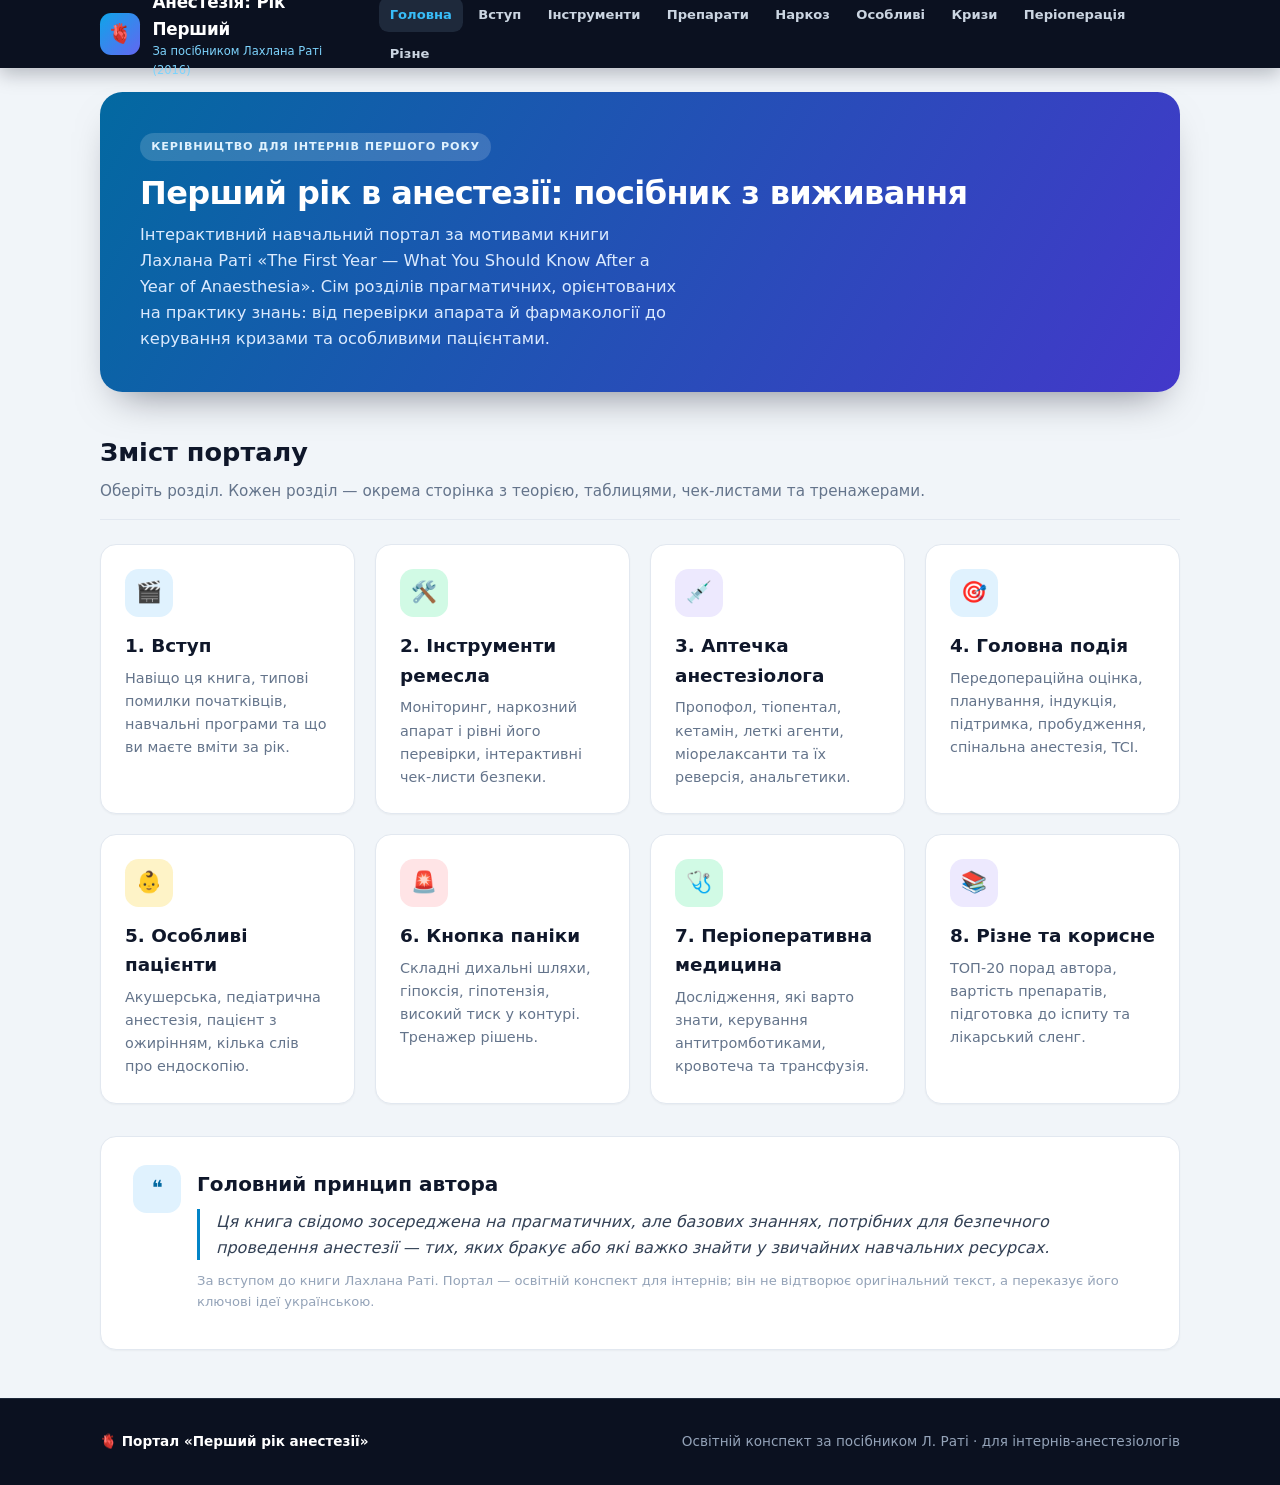
<file: index.html>
<!DOCTYPE html>
<html lang="uk">
<head>
<meta charset="UTF-8">
<meta name="viewport" content="width=device-width, initial-scale=1.0">
<title>Перший рік анестезії — Посібник з виживання</title>
<link rel="stylesheet" href="assets/style.css">
</head>
<body>
<header class="site-header">
  <div class="container bar">
    <a class="brand" href="index.html">
      <span class="logo">🫀</span>
      <span><h1>Анестезія: Рік Перший</h1><p>За посібником Лахлана Раті (2016)</p></span>
    </a>
    <button class="menu-btn" onclick="toggleMenu()">☰</button>
    <nav class="nav" id="nav">
      <a href="index.html" class="active">Головна</a>
      <a href="intro/index.html">Вступ</a>
      <a href="tools/index.html">Інструменти</a>
      <a href="drugs/index.html">Препарати</a>
      <a href="main-event/index.html">Наркоз</a>
      <a href="special-patients/index.html">Особливі</a>
      <a href="crises/index.html">Кризи</a>
      <a href="perioperative/index.html">Періоперація</a>
      <a href="miscellany/index.html">Різне</a>
    </nav>
  </div>
</header>

<main class="container">
  <section class="hero" style="margin-top:1.5rem">
    <span class="tag">Керівництво для інтернів першого року</span>
    <h2>Перший рік в анестезії: посібник з виживання</h2>
    <p>Інтерактивний навчальний портал за мотивами книги Лахлана Раті «The First Year — What You Should Know After a Year of Anaesthesia». Сім розділів прагматичних, орієнтованих на практику знань: від перевірки апарата й фармакології до керування кризами та особливими пацієнтами.</p>
  </section>

  <div class="section-head" style="margin-top:2.5rem">
    <h2>Зміст порталу</h2>
    <p>Оберіть розділ. Кожен розділ — окрема сторінка з теорією, таблицями, чек-листами та тренажерами.</p>
  </div>

  <div class="grid cols-4">
    <a class="card link" href="intro/index.html">
      <div class="icon sky">🎬</div>
      <h3>1. Вступ</h3>
      <p>Навіщо ця книга, типові помилки початківців, навчальні програми та що ви маєте вміти за рік.</p>
    </a>
    <a class="card link" href="tools/index.html">
      <div class="icon emerald">🛠️</div>
      <h3>2. Інструменти ремесла</h3>
      <p>Моніторинг, наркозний апарат і рівні його перевірки, інтерактивні чек-листи безпеки.</p>
    </a>
    <a class="card link" href="drugs/index.html">
      <div class="icon violet">💉</div>
      <h3>3. Аптечка анестезіолога</h3>
      <p>Пропофол, тіопентал, кетамін, леткі агенти, міорелаксанти та їх реверсія, анальгетики.</p>
    </a>
    <a class="card link" href="main-event/index.html">
      <div class="icon sky">🎯</div>
      <h3>4. Головна подія</h3>
      <p>Передопераційна оцінка, планування, індукція, підтримка, пробудження, спінальна анестезія, TCI.</p>
    </a>
    <a class="card link" href="special-patients/index.html">
      <div class="icon amber">👶</div>
      <h3>5. Особливі пацієнти</h3>
      <p>Акушерська, педіатрична анестезія, пацієнт з ожирінням, кілька слів про ендоскопію.</p>
    </a>
    <a class="card link" href="crises/index.html">
      <div class="icon rose">🚨</div>
      <h3>6. Кнопка паніки</h3>
      <p>Складні дихальні шляхи, гіпоксія, гіпотензія, високий тиск у контурі. Тренажер рішень.</p>
    </a>
    <a class="card link" href="perioperative/index.html">
      <div class="icon emerald">🩺</div>
      <h3>7. Періоперативна медицина</h3>
      <p>Дослідження, які варто знати, керування антитромботиками, кровотеча та трансфузія.</p>
    </a>
    <a class="card link" href="miscellany/index.html">
      <div class="icon violet">📚</div>
      <h3>8. Різне та корисне</h3>
      <p>ТОП-20 порад автора, вартість препаратів, підготовка до іспиту та лікарський сленг.</p>
    </a>
  </div>

  <div class="prose" style="margin-top:2rem">
    <div style="display:flex;gap:1rem;align-items:flex-start">
      <div class="icon sky" style="flex-shrink:0">❝</div>
      <div>
        <h3>Головний принцип автора</h3>
        <p class="quote">Ця книга свідомо зосереджена на прагматичних, але базових знаннях, потрібних для безпечного проведення анестезії — тих, яких бракує або які важко знайти у звичайних навчальних ресурсах.</p>
        <p style="font-size:.82rem;color:#94a3b8;margin-top:.6rem">За вступом до книги Лахлана Раті. Портал — освітній конспект для інтернів; він не відтворює оригінальний текст, а переказує його ключові ідеї українською.</p>
      </div>
    </div>
  </div>
</main>

<footer class="site-footer">
  <div class="container row">
    <span class="brand-mini">🫀 Портал «Перший рік анестезії»</span>
    <span>Освітній конспект за посібником Л. Раті · для інтернів-анестезіологів</span>
  </div>
</footer>
<script src="assets/app.js"></script>
</body>
</html>
</file>
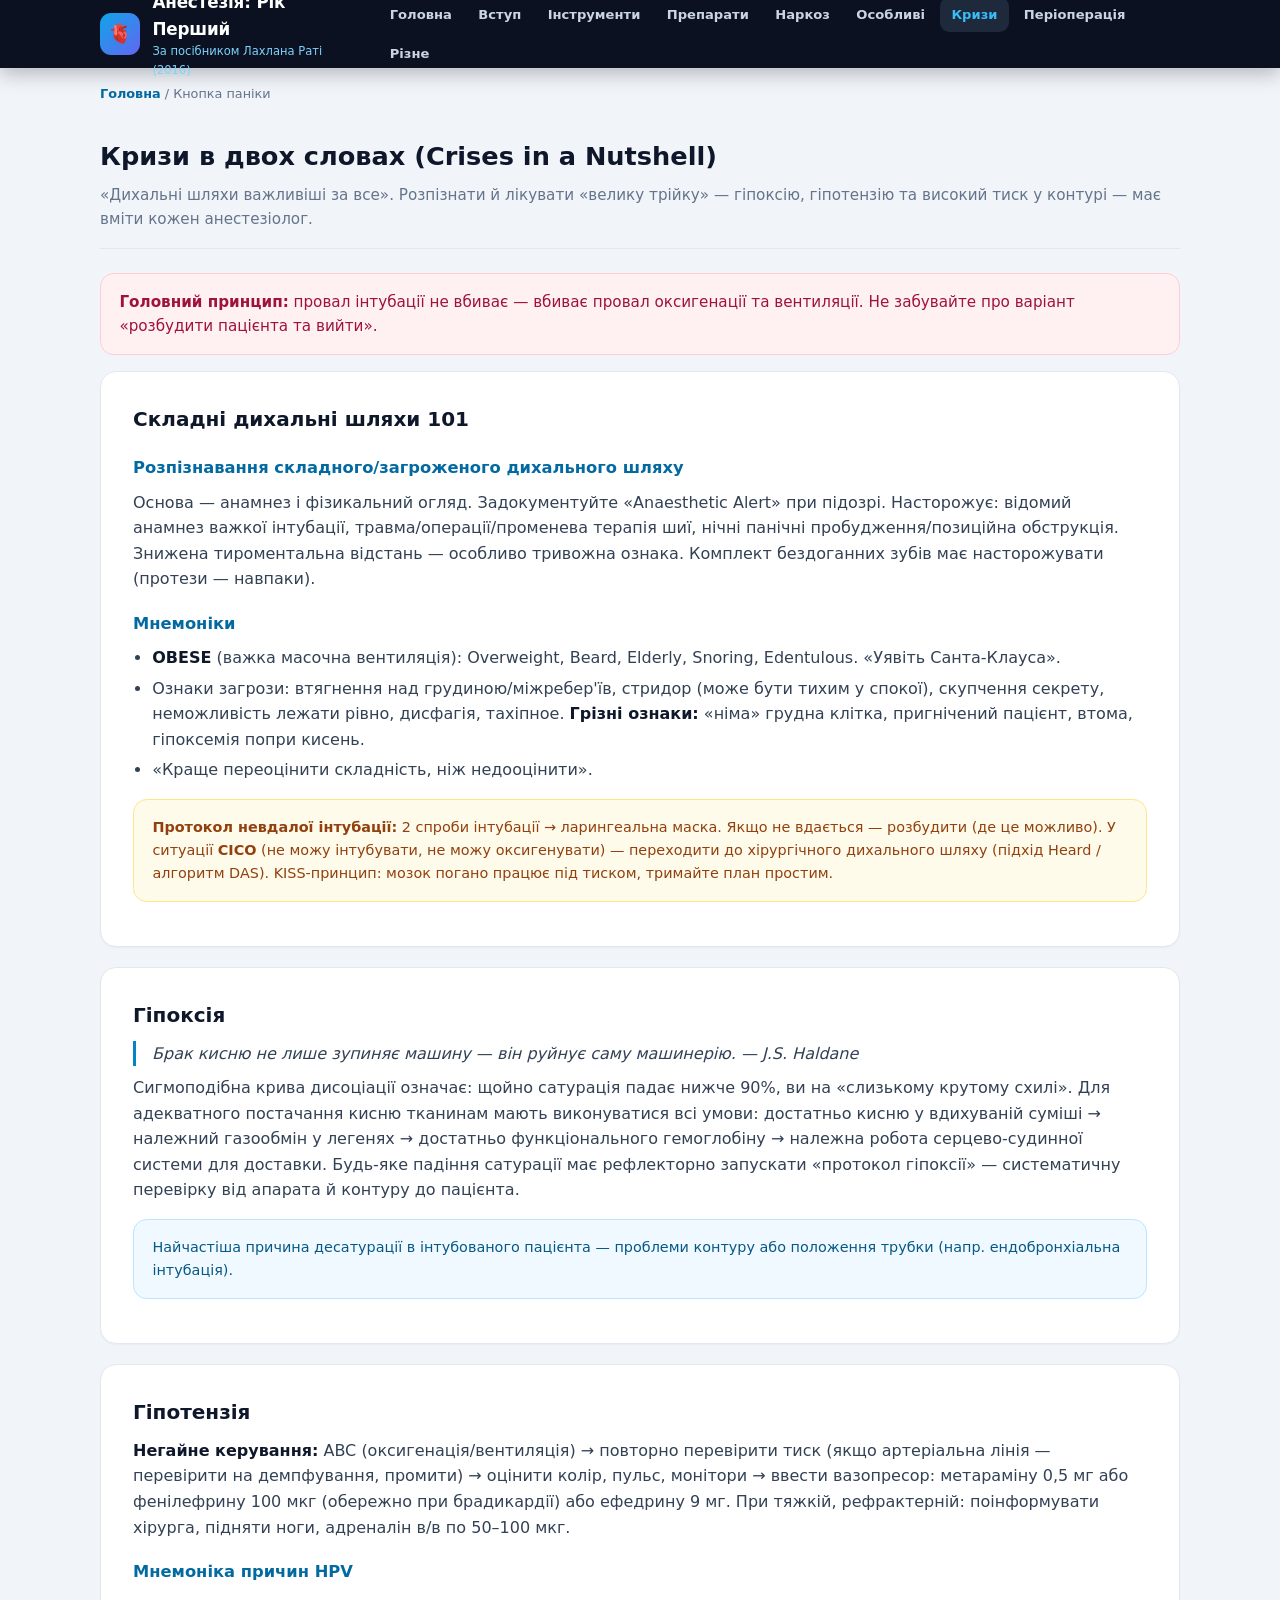
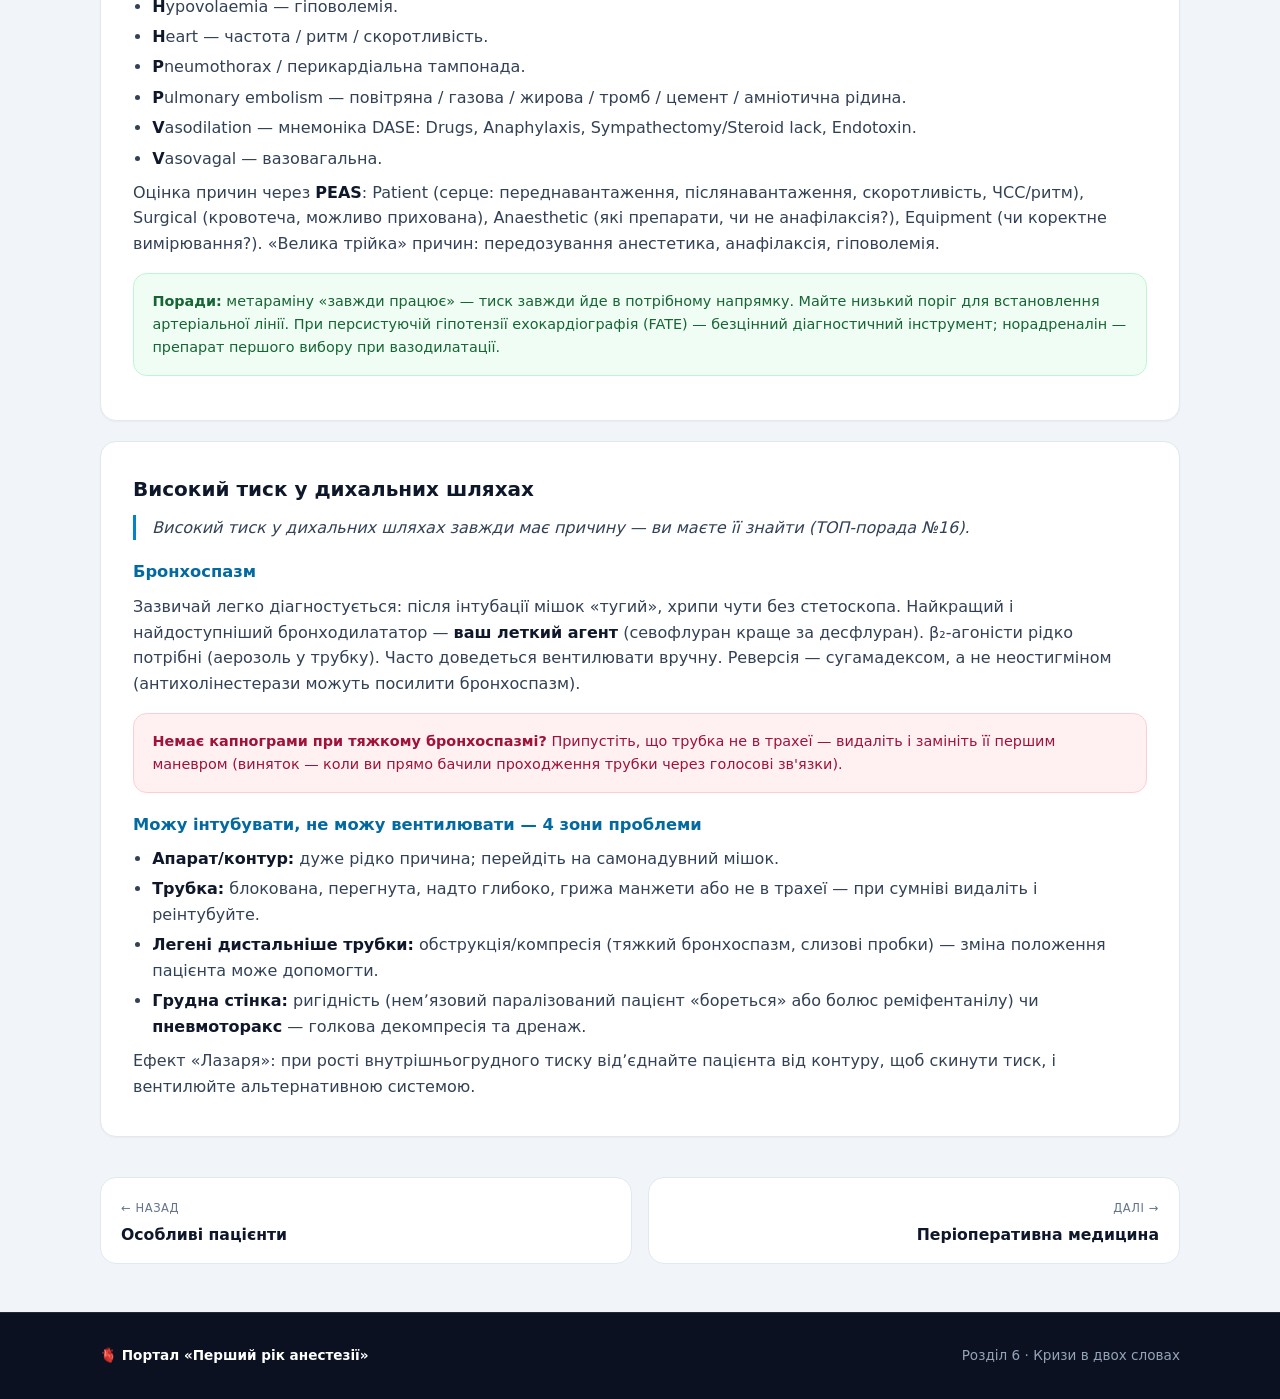
<file: crises/index.html>
<!DOCTYPE html>
<html lang="uk">
<head>
<meta charset="UTF-8">
<meta name="viewport" content="width=device-width, initial-scale=1.0">
<title>Кнопка паніки · Перший рік анестезії</title>
<link rel="stylesheet" href="../assets/style.css">
</head>
<body>
<header class="site-header">
  <div class="container bar">
    <a class="brand" href="../index.html"><span class="logo">🫀</span>
      <span><h1>Анестезія: Рік Перший</h1><p>За посібником Лахлана Раті (2016)</p></span></a>
    <button class="menu-btn" onclick="toggleMenu()">☰</button>
    <nav class="nav" id="nav">
      <a href="../index.html">Головна</a>
      <a href="../intro/index.html">Вступ</a>
      <a href="../tools/index.html">Інструменти</a>
      <a href="../drugs/index.html">Препарати</a>
      <a href="../main-event/index.html">Наркоз</a>
      <a href="../special-patients/index.html">Особливі</a>
      <a href="../crises/index.html" class="active">Кризи</a>
      <a href="../perioperative/index.html">Періоперація</a>
      <a href="../miscellany/index.html">Різне</a>
    </nav>
  </div>
</header>

<main class="container">
  <div class="crumbs"><a href="../index.html">Головна</a> / Кнопка паніки</div>
  <div class="section-head">
    <h2>Кризи в двох словах (Crises in a Nutshell)</h2>
    <p>«Дихальні шляхи важливіші за все». Розпізнати й лікувати «велику трійку» — гіпоксію, гіпотензію та високий тиск у контурі — має вміти кожен анестезіолог.</p>
  </div>

  <div class="callout crit" style="font-size:.95rem"><strong>Головний принцип:</strong> провал інтубації не вбиває — вбиває провал оксигенації та вентиляції. Не забувайте про варіант «розбудити пацієнта та вийти».</div>

  <div class="prose">
    <h3>Складні дихальні шляхи 101</h3>
    <h4>Розпізнавання складного/загроженого дихального шляху</h4>
    <p>Основа — анамнез і фізикальний огляд. Задокументуйте «Anaesthetic Alert» при підозрі. Насторожує: відомий анамнез важкої інтубації, травма/операції/променева терапія шиї, нічні панічні пробудження/позиційна обструкція. Знижена тироментальна відстань — особливо тривожна ознака. Комплект бездоганних зубів має насторожувати (протези — навпаки).</p>
    <h4>Мнемоніки</h4>
    <ul>
      <li><strong>OBESE</strong> (важка масочна вентиляція): Overweight, Beard, Elderly, Snoring, Edentulous. «Уявіть Санта-Клауса».</li>
      <li>Ознаки загрози: втягнення над грудиною/міжребер'їв, стридор (може бути тихим у спокої), скупчення секрету, неможливість лежати рівно, дисфагія, тахіпное. <strong>Грізні ознаки:</strong> «німа» грудна клітка, пригнічений пацієнт, втома, гіпоксемія попри кисень.</li>
      <li>«Краще переоцінити складність, ніж недооцінити».</li>
    </ul>
    <div class="callout warn"><strong>Протокол невдалої інтубації:</strong> 2 спроби інтубації → ларингеальна маска. Якщо не вдається — розбудити (де це можливо). У ситуації <strong>CICO</strong> (не можу інтубувати, не можу оксигенувати) — переходити до хірургічного дихального шляху (підхід Heard / алгоритм DAS). KISS-принцип: мозок погано працює під тиском, тримайте план простим.</div>
  </div>

  <div class="prose">
    <h3>Гіпоксія</h3>
    <p class="quote">Брак кисню не лише зупиняє машину — він руйнує саму машинерію. — J.S. Haldane</p>
    <p>Сигмоподібна крива дисоціації означає: щойно сатурація падає нижче 90%, ви на «слизькому крутому схилі». Для адекватного постачання кисню тканинам мають виконуватися всі умови: достатньо кисню у вдихуваній суміші → належний газообмін у легенях → достатньо функціонального гемоглобіну → належна робота серцево-судинної системи для доставки. Будь-яке падіння сатурації має рефлекторно запускати «протокол гіпоксії» — систематичну перевірку від апарата й контуру до пацієнта.</p>
    <div class="callout info">Найчастіша причина десатурації в інтубованого пацієнта — проблеми контуру або положення трубки (напр. ендобронхіальна інтубація).</div>
  </div>

  <div class="prose">
    <h3>Гіпотензія</h3>
    <p><strong>Негайне керування:</strong> ABC (оксигенація/вентиляція) → повторно перевірити тиск (якщо артеріальна лінія — перевірити на демпфування, промити) → оцінити колір, пульс, монітори → ввести вазопресор: <span class="mono">метараміну 0,5 мг</span> або <span class="mono">фенілефрину 100 мкг</span> (обережно при брадикардії) або <span class="mono">ефедрину 9 мг</span>. При тяжкій, рефрактерній: поінформувати хірурга, підняти ноги, <span class="mono">адреналін в/в по 50–100 мкг</span>.</p>
    <h4>Мнемоніка причин HPV</h4>
    <ul>
      <li><strong>H</strong>ypovolaemia — гіповолемія.</li>
      <li><strong>H</strong>eart — частота / ритм / скоротливість.</li>
      <li><strong>P</strong>neumothorax / перикардіальна тампонада.</li>
      <li><strong>P</strong>ulmonary embolism — повітряна / газова / жирова / тромб / цемент / амніотична рідина.</li>
      <li><strong>V</strong>asodilation — мнемоніка DASE: Drugs, Anaphylaxis, Sympathectomy/Steroid lack, Endotoxin.</li>
      <li><strong>V</strong>asovagal — вазовагальна.</li>
    </ul>
    <p>Оцінка причин через <strong>PEAS</strong>: Patient (серце: переднавантаження, післянавантаження, скоротливість, ЧСС/ритм), Surgical (кровотеча, можливо прихована), Anaesthetic (які препарати, чи не анафілаксія?), Equipment (чи коректне вимірювання?). «Велика трійка» причин: передозування анестетика, анафілаксія, гіповолемія.</p>
    <div class="callout safe"><strong>Поради:</strong> метараміну «завжди працює» — тиск завжди йде в потрібному напрямку. Майте низький поріг для встановлення артеріальної лінії. При персистуючій гіпотензії ехокардіографія (FATE) — безцінний діагностичний інструмент; норадреналін — препарат першого вибору при вазодилатації.</div>
  </div>

  <div class="prose">
    <h3>Високий тиск у дихальних шляхах</h3>
    <p class="quote">Високий тиск у дихальних шляхах завжди має причину — ви маєте її знайти (ТОП-порада №16).</p>
    <h4>Бронхоспазм</h4>
    <p>Зазвичай легко діагностується: після інтубації мішок «тугий», хрипи чути без стетоскопа. Найкращий і найдоступніший бронходилататор — <strong>ваш леткий агент</strong> (севофлуран краще за десфлуран). β₂-агоністи рідко потрібні (аерозоль у трубку). Часто доведеться вентилювати вручну. Реверсія — сугамадексом, а не неостигміном (антихолінестерази можуть посилити бронхоспазм).</p>
    <div class="callout crit"><strong>Немає капнограми при тяжкому бронхоспазмі?</strong> Припустіть, що трубка не в трахеї — видаліть і замініть її першим маневром (виняток — коли ви прямо бачили проходження трубки через голосові зв'язки).</div>
    <h4>Можу інтубувати, не можу вентилювати — 4 зони проблеми</h4>
    <ul>
      <li><strong>Апарат/контур:</strong> дуже рідко причина; перейдіть на самонадувний мішок.</li>
      <li><strong>Трубка:</strong> блокована, перегнута, надто глибоко, грижа манжети або не в трахеї — при сумніві видаліть і реінтубуйте.</li>
      <li><strong>Легені дистальніше трубки:</strong> обструкція/компресія (тяжкий бронхоспазм, слизові пробки) — зміна положення пацієнта може допомогти.</li>
      <li><strong>Грудна стінка:</strong> ригідність (немʼязовий паралізований пацієнт «бореться» або болюс реміфентанілу) чи <strong>пневмоторакс</strong> — голкова декомпресія та дренаж.</li>
    </ul>
    <p>Ефект «Лазаря»: при рості внутрішньогрудного тиску відʼєднайте пацієнта від контуру, щоб скинути тиск, і вентилюйте альтернативною системою.</p>
  </div>

  <div class="pager">
    <a href="../special-patients/index.html"><small>← Назад</small><strong>Особливі пацієнти</strong></a>
    <a class="next" href="../perioperative/index.html"><small>Далі →</small><strong>Періоперативна медицина</strong></a>
  </div>
</main>

<footer class="site-footer"><div class="container row">
  <span class="brand-mini">🫀 Портал «Перший рік анестезії»</span>
  <span>Розділ 6 · Кризи в двох словах</span>
</div></footer>
<script src="../assets/app.js"></script>
</body>
</html>
</file>
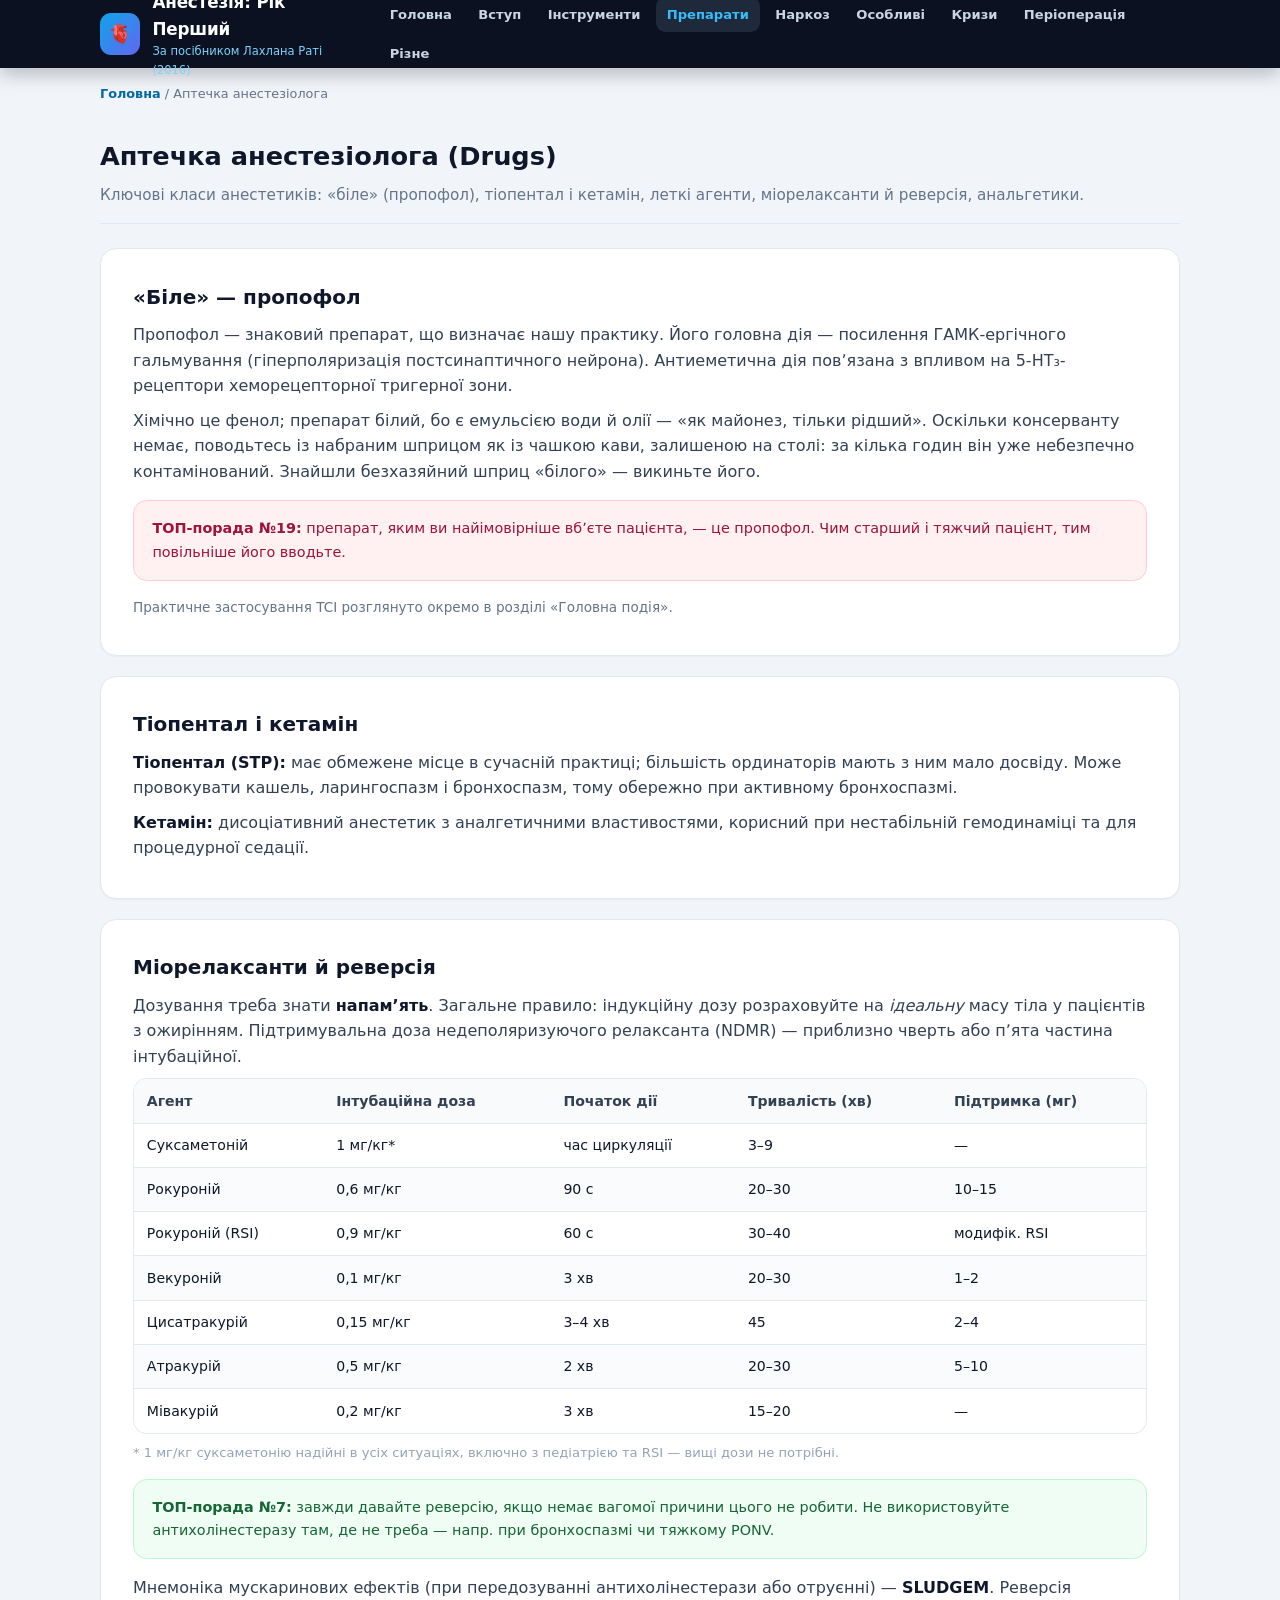
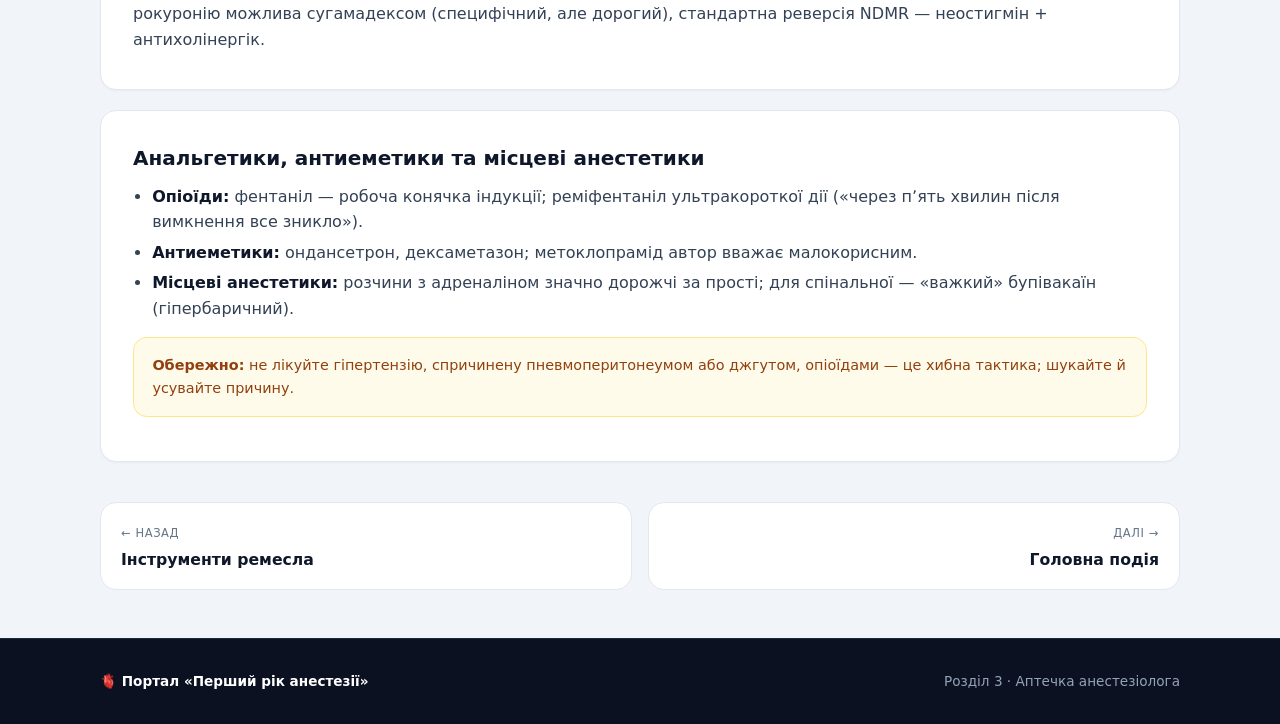
<file: drugs/index.html>
<!DOCTYPE html>
<html lang="uk">
<head>
<meta charset="UTF-8">
<meta name="viewport" content="width=device-width, initial-scale=1.0">
<title>Аптечка анестезіолога · Перший рік анестезії</title>
<link rel="stylesheet" href="../assets/style.css">
</head>
<body>
<header class="site-header">
  <div class="container bar">
    <a class="brand" href="../index.html"><span class="logo">🫀</span>
      <span><h1>Анестезія: Рік Перший</h1><p>За посібником Лахлана Раті (2016)</p></span></a>
    <button class="menu-btn" onclick="toggleMenu()">☰</button>
    <nav class="nav" id="nav">
      <a href="../index.html">Головна</a>
      <a href="../intro/index.html">Вступ</a>
      <a href="../tools/index.html">Інструменти</a>
      <a href="../drugs/index.html" class="active">Препарати</a>
      <a href="../main-event/index.html">Наркоз</a>
      <a href="../special-patients/index.html">Особливі</a>
      <a href="../crises/index.html">Кризи</a>
      <a href="../perioperative/index.html">Періоперація</a>
      <a href="../miscellany/index.html">Різне</a>
    </nav>
  </div>
</header>

<main class="container">
  <div class="crumbs"><a href="../index.html">Головна</a> / Аптечка анестезіолога</div>
  <div class="section-head">
    <h2>Аптечка анестезіолога (Drugs)</h2>
    <p>Ключові класи анестетиків: «біле» (пропофол), тіопентал і кетамін, леткі агенти, міорелаксанти й реверсія, анальгетики.</p>
  </div>

  <div class="prose">
    <h3>«Біле» — пропофол</h3>
    <p>Пропофол — знаковий препарат, що визначає нашу практику. Його головна дія — посилення ГАМК-ергічного гальмування (гіперполяризація постсинаптичного нейрона). Антиеметична дія повʼязана з впливом на 5-HT₃-рецептори хеморецепторної тригерної зони.</p>
    <p>Хімічно це фенол; препарат білий, бо є емульсією води й олії — «як майонез, тільки рідший». Оскільки консерванту немає, поводьтесь із набраним шприцом як із чашкою кави, залишеною на столі: за кілька годин він уже небезпечно контамінований. Знайшли безхазяйний шприц «білого» — викиньте його.</p>
    <div class="callout crit"><strong>ТОП-порада №19:</strong> препарат, яким ви найімовірніше вбʼєте пацієнта, — це пропофол. Чим старший і тяжчий пацієнт, тим повільніше його вводьте.</div>
    <p style="font-size:.85rem;color:#64748b">Практичне застосування TCI розглянуто окремо в розділі «Головна подія».</p>
  </div>

  <div class="prose">
    <h3>Тіопентал і кетамін</h3>
    <p><strong>Тіопентал (STP):</strong> має обмежене місце в сучасній практиці; більшість ординаторів мають з ним мало досвіду. Може провокувати кашель, ларингоспазм і бронхоспазм, тому обережно при активному бронхоспазмі.</p>
    <p><strong>Кетамін:</strong> дисоціативний анестетик з аналгетичними властивостями, корисний при нестабільній гемодинаміці та для процедурної седації.</p>
  </div>

  <div class="prose">
    <h3>Міорелаксанти й реверсія</h3>
    <p>Дозування треба знати <strong>напамʼять</strong>. Загальне правило: індукційну дозу розраховуйте на <em>ідеальну</em> масу тіла у пацієнтів з ожирінням. Підтримувальна доза недеполяризуючого релаксанта (NDMR) — приблизно чверть або пʼята частина інтубаційної.</p>
    <div class="tbl-wrap">
      <table class="mono">
        <thead><tr><th>Агент</th><th>Інтубаційна доза</th><th>Початок дії</th><th>Тривалість (хв)</th><th>Підтримка (мг)</th></tr></thead>
        <tbody>
          <tr><td>Суксаметоній</td><td>1 мг/кг*</td><td>час циркуляції</td><td>3–9</td><td>—</td></tr>
          <tr><td>Рокуроній</td><td>0,6 мг/кг</td><td>90 с</td><td>20–30</td><td>10–15</td></tr>
          <tr><td>Рокуроній (RSI)</td><td>0,9 мг/кг</td><td>60 с</td><td>30–40</td><td>модифік. RSI</td></tr>
          <tr><td>Векуроній</td><td>0,1 мг/кг</td><td>3 хв</td><td>20–30</td><td>1–2</td></tr>
          <tr><td>Цисатракурій</td><td>0,15 мг/кг</td><td>3–4 хв</td><td>45</td><td>2–4</td></tr>
          <tr><td>Атракурій</td><td>0,5 мг/кг</td><td>2 хв</td><td>20–30</td><td>5–10</td></tr>
          <tr><td>Мівакурій</td><td>0,2 мг/кг</td><td>3 хв</td><td>15–20</td><td>—</td></tr>
        </tbody>
      </table>
    </div>
    <p style="font-size:.82rem;color:#94a3b8">* 1 мг/кг суксаметонію надійні в усіх ситуаціях, включно з педіатрією та RSI — вищі дози не потрібні.</p>
    <div class="callout safe"><strong>ТОП-порада №7:</strong> завжди давайте реверсію, якщо немає вагомої причини цього не робити. Не використовуйте антихолінестеразу там, де не треба — напр. при бронхоспазмі чи тяжкому PONV.</div>
    <p>Мнемоніка мускаринових ефектів (при передозуванні антихолінестерази або отруєнні) — <strong>SLUDGEM</strong>. Реверсія рокуронію можлива сугамадексом (специфічний, але дорогий), стандартна реверсія NDMR — неостигмін + антихолінергік.</p>
  </div>

  <div class="prose">
    <h3>Анальгетики, антиеметики та місцеві анестетики</h3>
    <ul>
      <li><strong>Опіоїди:</strong> фентаніл — робоча конячка індукції; реміфентаніл ультракороткої дії («через пʼять хвилин після вимкнення все зникло»).</li>
      <li><strong>Антиеметики:</strong> ондансетрон, дексаметазон; метоклопрамід автор вважає малокорисним.</li>
      <li><strong>Місцеві анестетики:</strong> розчини з адреналіном значно дорожчі за прості; для спінальної — «важкий» бупівакаїн (гіпербаричний).</li>
    </ul>
    <div class="callout warn"><strong>Обережно:</strong> не лікуйте гіпертензію, спричинену пневмоперитонеумом або джгутом, опіоїдами — це хибна тактика; шукайте й усувайте причину.</div>
  </div>

  <div class="pager">
    <a href="../tools/index.html"><small>← Назад</small><strong>Інструменти ремесла</strong></a>
    <a class="next" href="../main-event/index.html"><small>Далі →</small><strong>Головна подія</strong></a>
  </div>
</main>

<footer class="site-footer"><div class="container row">
  <span class="brand-mini">🫀 Портал «Перший рік анестезії»</span>
  <span>Розділ 3 · Аптечка анестезіолога</span>
</div></footer>
<script src="../assets/app.js"></script>
</body>
</html>
</file>
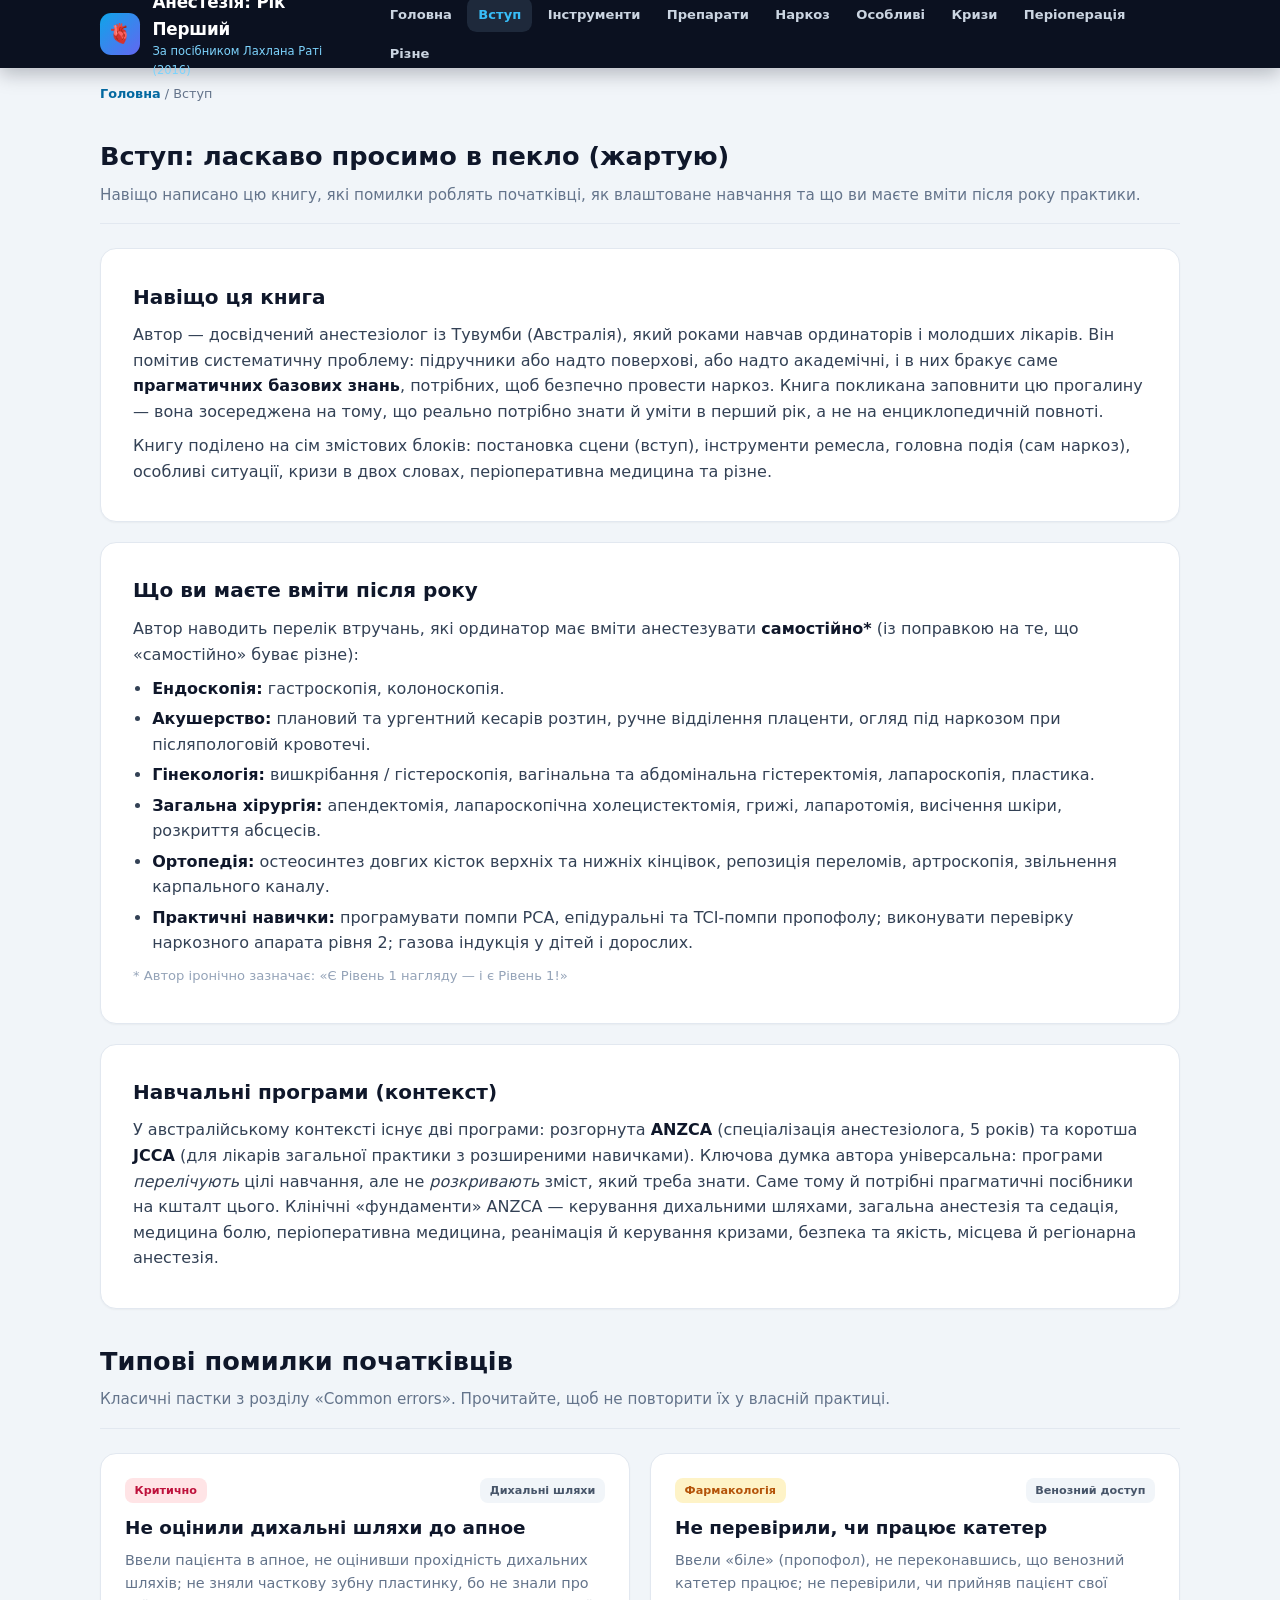
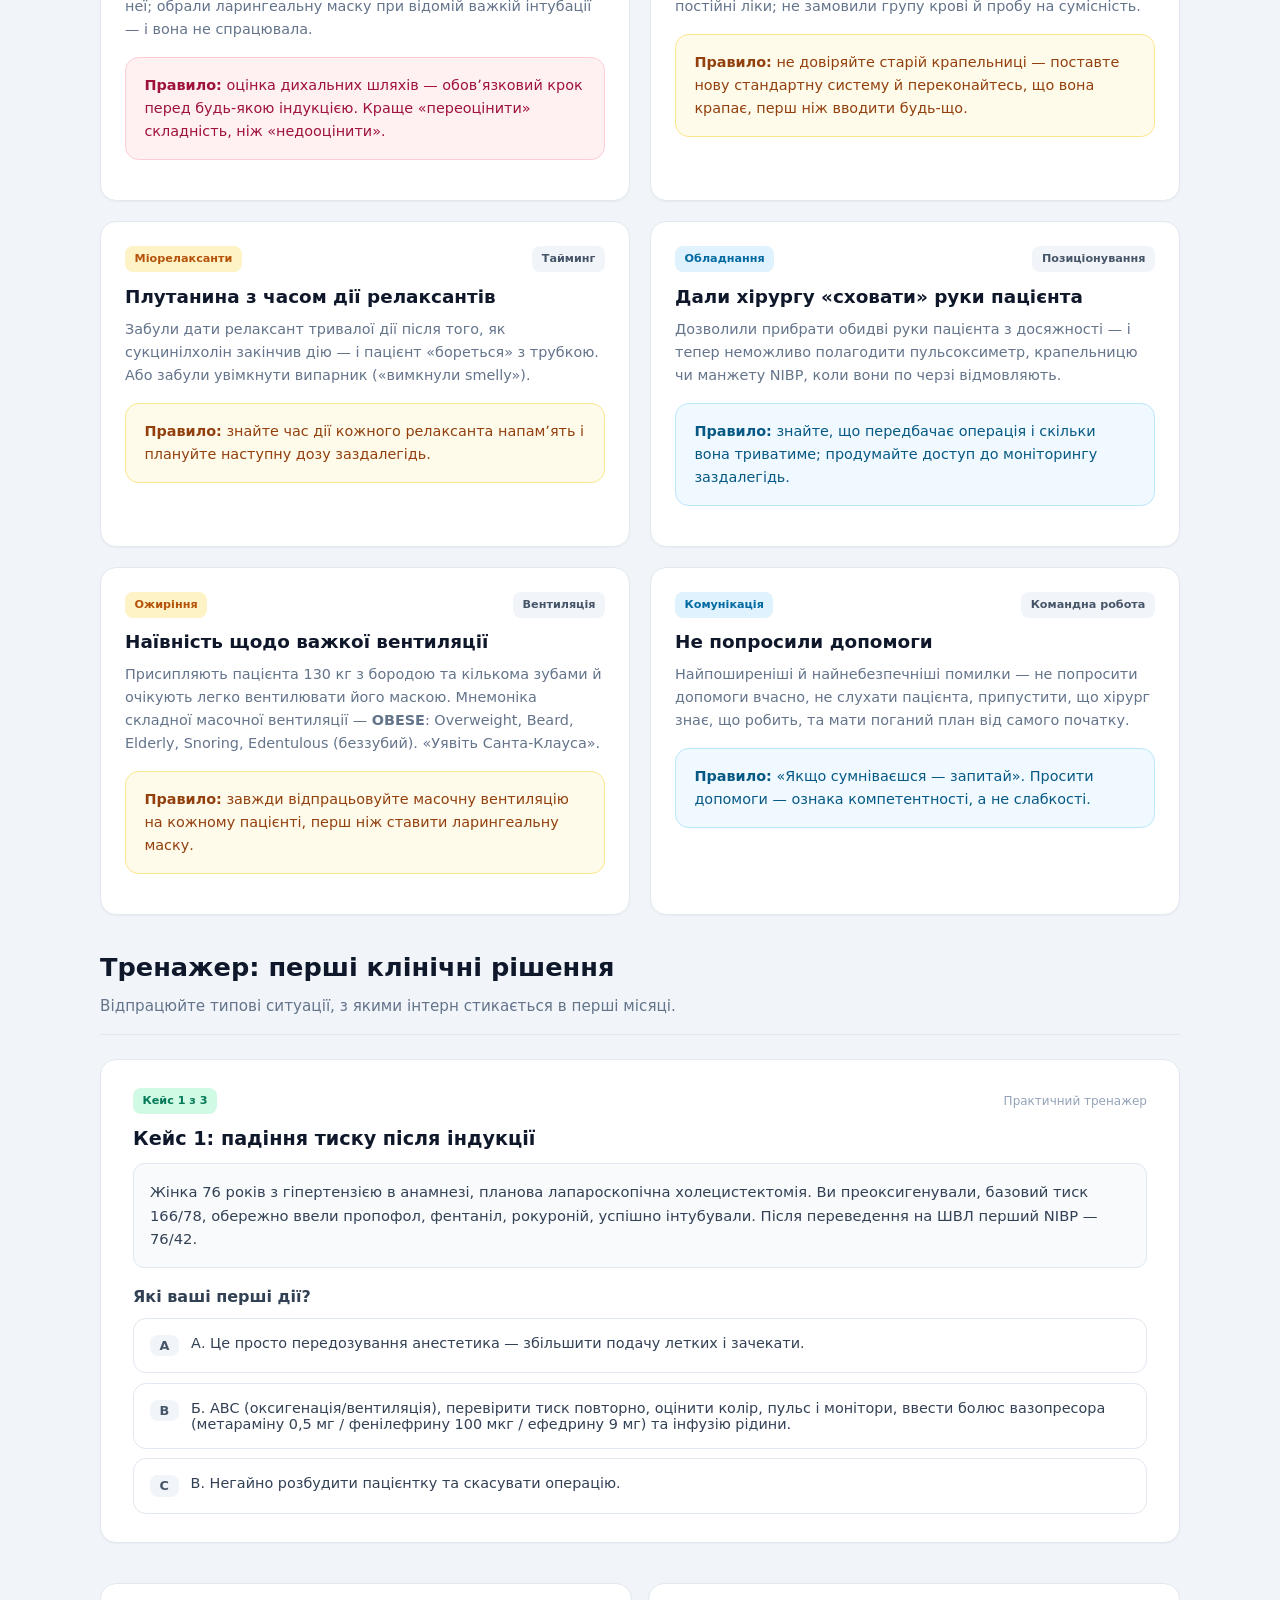
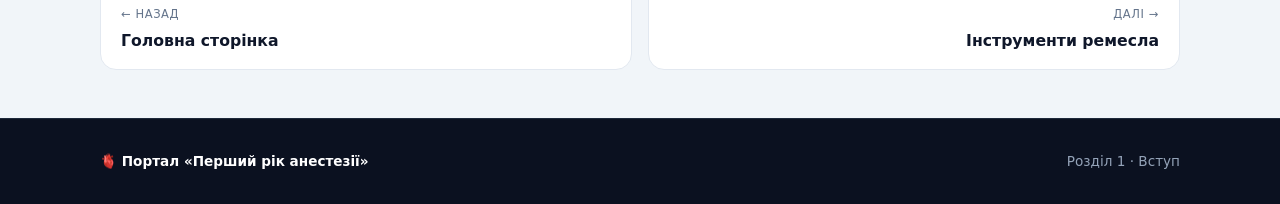
<file: intro/index.html>
<!DOCTYPE html>
<html lang="uk">
<head>
<meta charset="UTF-8">
<meta name="viewport" content="width=device-width, initial-scale=1.0">
<title>Вступ · Перший рік анестезії</title>
<link rel="stylesheet" href="../assets/style.css">
</head>
<body>
<header class="site-header">
  <div class="container bar">
    <a class="brand" href="../index.html">
      <span class="logo">🫀</span>
      <span><h1>Анестезія: Рік Перший</h1><p>За посібником Лахлана Раті (2016)</p></span>
    </a>
    <button class="menu-btn" onclick="toggleMenu()">☰</button>
    <nav class="nav" id="nav">
      <a href="../index.html">Головна</a>
      <a href="../intro/index.html" class="active">Вступ</a>
      <a href="../tools/index.html">Інструменти</a>
      <a href="../drugs/index.html">Препарати</a>
      <a href="../main-event/index.html">Наркоз</a>
      <a href="../special-patients/index.html">Особливі</a>
      <a href="../crises/index.html">Кризи</a>
      <a href="../perioperative/index.html">Періоперація</a>
      <a href="../miscellany/index.html">Різне</a>
    </nav>
  </div>
</header>

<main class="container">
  <div class="crumbs"><a href="../index.html">Головна</a> / Вступ</div>
  <div class="section-head">
    <h2>Вступ: ласкаво просимо в пекло (жартую)</h2>
    <p>Навіщо написано цю книгу, які помилки роблять початківці, як влаштоване навчання та що ви маєте вміти після року практики.</p>
  </div>

  <div class="prose">
    <h3>Навіщо ця книга</h3>
    <p>Автор — досвідчений анестезіолог із Тувумби (Австралія), який роками навчав ординаторів і молодших лікарів. Він помітив систематичну проблему: підручники або надто поверхові, або надто академічні, і в них бракує саме <strong>прагматичних базових знань</strong>, потрібних, щоб безпечно провести наркоз. Книга покликана заповнити цю прогалину — вона зосереджена на тому, що реально потрібно знати й уміти в перший рік, а не на енциклопедичній повноті.</p>
    <p>Книгу поділено на сім змістових блоків: постановка сцени (вступ), інструменти ремесла, головна подія (сам наркоз), особливі ситуації, кризи в двох словах, періоперативна медицина та різне.</p>
  </div>

  <div class="prose">
    <h3>Що ви маєте вміти після року</h3>
    <p>Автор наводить перелік втручань, які ординатор має вміти анестезувати <strong>самостійно*</strong> (із поправкою на те, що «самостійно» буває різне):</p>
    <ul>
      <li><strong>Ендоскопія:</strong> гастроскопія, колоноскопія.</li>
      <li><strong>Акушерство:</strong> плановий та ургентний кесарів розтин, ручне відділення плаценти, огляд під наркозом при післяпологовій кровотечі.</li>
      <li><strong>Гінекологія:</strong> вишкрібання / гістероскопія, вагінальна та абдомінальна гістеректомія, лапароскопія, пластика.</li>
      <li><strong>Загальна хірургія:</strong> апендектомія, лапароскопічна холецистектомія, грижі, лапаротомія, висічення шкіри, розкриття абсцесів.</li>
      <li><strong>Ортопедія:</strong> остеосинтез довгих кісток верхніх та нижніх кінцівок, репозиція переломів, артроскопія, звільнення карпального каналу.</li>
      <li><strong>Практичні навички:</strong> програмувати помпи PCA, епідуральні та TCI-помпи пропофолу; виконувати перевірку наркозного апарата рівня 2; газова індукція у дітей і дорослих.</li>
    </ul>
    <p style="font-size:.82rem;color:#94a3b8">* Автор іронічно зазначає: «Є Рівень 1 нагляду — і є Рівень 1!»</p>
  </div>

  <div class="prose">
    <h3>Навчальні програми (контекст)</h3>
    <p>У австралійському контексті існує дві програми: розгорнута <strong>ANZCA</strong> (спеціалізація анестезіолога, 5 років) та коротша <strong>JCCA</strong> (для лікарів загальної практики з розширеними навичками). Ключова думка автора універсальна: програми <em>перелічують</em> цілі навчання, але не <em>розкривають</em> зміст, який треба знати. Саме тому й потрібні прагматичні посібники на кшталт цього. Клінічні «фундаменти» ANZCA — керування дихальними шляхами, загальна анестезія та седація, медицина болю, періоперативна медицина, реанімація й керування кризами, безпека та якість, місцева й регіонарна анестезія.</p>
  </div>

  <div class="section-head">
    <h2>Типові помилки початківців</h2>
    <p>Класичні пастки з розділу «Common errors». Прочитайте, щоб не повторити їх у власній практиці.</p>
  </div>

  <div class="grid cols-2">
    <div class="card">
      <div style="display:flex;justify-content:space-between;margin-bottom:.6rem"><span class="badge rose">Критично</span><span class="badge slate">Дихальні шляхи</span></div>
      <h3>Не оцінили дихальні шляхи до апное</h3>
      <p>Ввели пацієнта в апное, не оцінивши прохідність дихальних шляхів; не зняли часткову зубну пластинку, бо не знали про неї; обрали ларингеальну маску при відомій важкій інтубації — і вона не спрацювала.</p>
      <div class="callout crit"><strong>Правило:</strong> оцінка дихальних шляхів — обовʼязковий крок перед будь-якою індукцією. Краще «переоцінити» складність, ніж «недооцінити».</div>
    </div>
    <div class="card">
      <div style="display:flex;justify-content:space-between;margin-bottom:.6rem"><span class="badge amber">Фармакологія</span><span class="badge slate">Венозний доступ</span></div>
      <h3>Не перевірили, чи працює катетер</h3>
      <p>Ввели «біле» (пропофол), не переконавшись, що венозний катетер працює; не перевірили, чи прийняв пацієнт свої постійні ліки; не замовили групу крові й пробу на сумісність.</p>
      <div class="callout warn"><strong>Правило:</strong> не довіряйте старій крапельниці — поставте нову стандартну систему й переконайтесь, що вона крапає, перш ніж вводити будь-що.</div>
    </div>
    <div class="card">
      <div style="display:flex;justify-content:space-between;margin-bottom:.6rem"><span class="badge amber">Міорелаксанти</span><span class="badge slate">Тайминг</span></div>
      <h3>Плутанина з часом дії релаксантів</h3>
      <p>Забули дати релаксант тривалої дії після того, як сукцинілхолін закінчив дію — і пацієнт «бореться» з трубкою. Або забули увімкнути випарник («вимкнули smelly»).</p>
      <div class="callout warn"><strong>Правило:</strong> знайте час дії кожного релаксанта напамʼять і плануйте наступну дозу заздалегідь.</div>
    </div>
    <div class="card">
      <div style="display:flex;justify-content:space-between;margin-bottom:.6rem"><span class="badge sky">Обладнання</span><span class="badge slate">Позиціонування</span></div>
      <h3>Дали хірургу «сховати» руки пацієнта</h3>
      <p>Дозволили прибрати обидві руки пацієнта з досяжності — і тепер неможливо полагодити пульсоксиметр, крапельницю чи манжету NIBP, коли вони по черзі відмовляють.</p>
      <div class="callout info"><strong>Правило:</strong> знайте, що передбачає операція і скільки вона триватиме; продумайте доступ до моніторингу заздалегідь.</div>
    </div>
    <div class="card">
      <div style="display:flex;justify-content:space-between;margin-bottom:.6rem"><span class="badge amber">Ожиріння</span><span class="badge slate">Вентиляція</span></div>
      <h3>Наївність щодо важкої вентиляції</h3>
      <p>Присипляють пацієнта 130 кг з бородою та кількома зубами й очікують легко вентилювати його маскою. Мнемоніка складної масочної вентиляції — <strong>OBESE</strong>: Overweight, Beard, Elderly, Snoring, Edentulous (беззубий). «Уявіть Санта-Клауса».</p>
      <div class="callout warn"><strong>Правило:</strong> завжди відпрацьовуйте масочну вентиляцію на кожному пацієнті, перш ніж ставити ларингеальну маску.</div>
    </div>
    <div class="card">
      <div style="display:flex;justify-content:space-between;margin-bottom:.6rem"><span class="badge sky">Комунікація</span><span class="badge slate">Командна робота</span></div>
      <h3>Не попросили допомоги</h3>
      <p>Найпоширеніші й найнебезпечніші помилки — не попросити допомоги вчасно, не слухати пацієнта, припустити, що хірург знає, що робить, та мати поганий план від самого початку.</p>
      <div class="callout info"><strong>Правило:</strong> «Якщо сумніваєшся — запитай». Просити допомоги — ознака компетентності, а не слабкості.</div>
    </div>
  </div>

  <div class="section-head">
    <h2>Тренажер: перші клінічні рішення</h2>
    <p>Відпрацюйте типові ситуації, з якими інтерн стикається в перші місяці.</p>
  </div>
  <div class="prose"><div id="case-box"></div></div>

  <div class="pager">
    <a href="../index.html"><small>← Назад</small><strong>Головна сторінка</strong></a>
    <a class="next" href="../tools/index.html"><small>Далі →</small><strong>Інструменти ремесла</strong></a>
  </div>
</main>

<footer class="site-footer">
  <div class="container row">
    <span class="brand-mini">🫀 Портал «Перший рік анестезії»</span>
    <span>Розділ 1 · Вступ</span>
  </div>
</footer>

<script>
window.CASES=[
  {
    title:"Кейс 1: падіння тиску після індукції",
    setting:"Жінка 76 років з гіпертензією в анамнезі, планова лапароскопічна холецистектомія. Ви преоксигенували, базовий тиск 166/78, обережно ввели пропофол, фентаніл, рокуроній, успішно інтубували. Після переведення на ШВЛ перший NIBP — 76/42.",
    question:"Які ваші перші дії?",
    options:[
      {text:"А. Це просто передозування анестетика — збільшити подачу летких і зачекати.",correct:false,feedback:"Ні. Це поглибить вазодилатацію та погіршить гемодинаміку. Спершу підтримайте судинний тонус."},
      {text:"Б. ABC (оксигенація/вентиляція), перевірити тиск повторно, оцінити колір, пульс і монітори, ввести болюс вазопресора (метараміну 0,5 мг / фенілефрину 100 мкг / ефедрину 9 мг) та інфузію рідини.",correct:true,feedback:"Вірно. Це класична реакція вазодилатації від індукції. Побудуйте систематичний фреймворк: ABC → перевірка → вазопресор → рідина, і не забудьте поінформувати хірурга при тяжкій гіпотензії."},
      {text:"В. Негайно розбудити пацієнтку та скасувати операцію.",correct:false,feedback:"Занадто радикально. Індукційна гіпотензія цілком керована, якщо діяти системно й вчасно."}
    ]
  },
  {
    title:"Кейс 2: важка масочна вентиляція",
    setting:"Пацієнт з ожирінням, коротка шия, борода. Після індукції не вдається ефективно вентилювати мішком — маска пропускає, сатурація падає до 90%.",
    question:"Що робити насамперед?",
    options:[
      {text:"А. Покликати старшого, застосувати дворучне виведення щелепи (jaw thrust) із помічником на мішку, поставити ротоглотковий повітровід.",correct:true,feedback:"Правильно. Робота в парі та відновлення прохідності повітроводом вирішують більшість проблем первинної вентиляції. Памʼятайте мнемоніку OBESE."},
      {text:"Б. Одразу виконати екстрену трахеостомію.",correct:false,feedback:"Надто інвазивно для першого кроку. Спершу базові методи оптимізації масочної вентиляції."},
      {text:"В. Зачекати, поки препарат закінчить дію.",correct:false,feedback:"Неприпустимо під час гіпоксії. «Провал інтубації не вбиває — вбиває провал оксигенації»."}
    ]
  },
  {
    title:"Кейс 3: стридор у стані спокою",
    setting:"У передопераційній оцінці пацієнт з пухлиною шиї має тихий стридор у стані спокою, не може лежати рівно.",
    question:"Яка ваша тактика?",
    options:[
      {text:"А. Провести стандартну внутрішньовенну індукцію з релаксантом — швидко інтубувати.",correct:false,feedback:"Небезпечно. Втрата прохідності при індукції може бути незворотною. Стридор у спокої — грізна ознака загрози дихальним шляхам."},
      {text:"Б. «Стридор у спокої = трахеостомія під місцевою». Залучити досвідченого ЛОР-хірурга, підготувати план А і Б, розглянути пробудження як варіант виходу.",correct:true,feedback:"Вірно — це одна з ТОП-порад автора. При загрозі дихальним шляхам забезпечуйте прохідність перед індукцією; хірургічний доступ під місцевою — безпечний шлях."},
      {text:"В. Дати опіоїд, щоб пацієнт заспокоївся й ліг рівно.",correct:false,feedback:"Ні. Седація може повністю обтурувати дихальні шляхи."}
    ]
  }
];
</script>
<script src="../assets/app.js"></script>
</body>
</html>
</file>
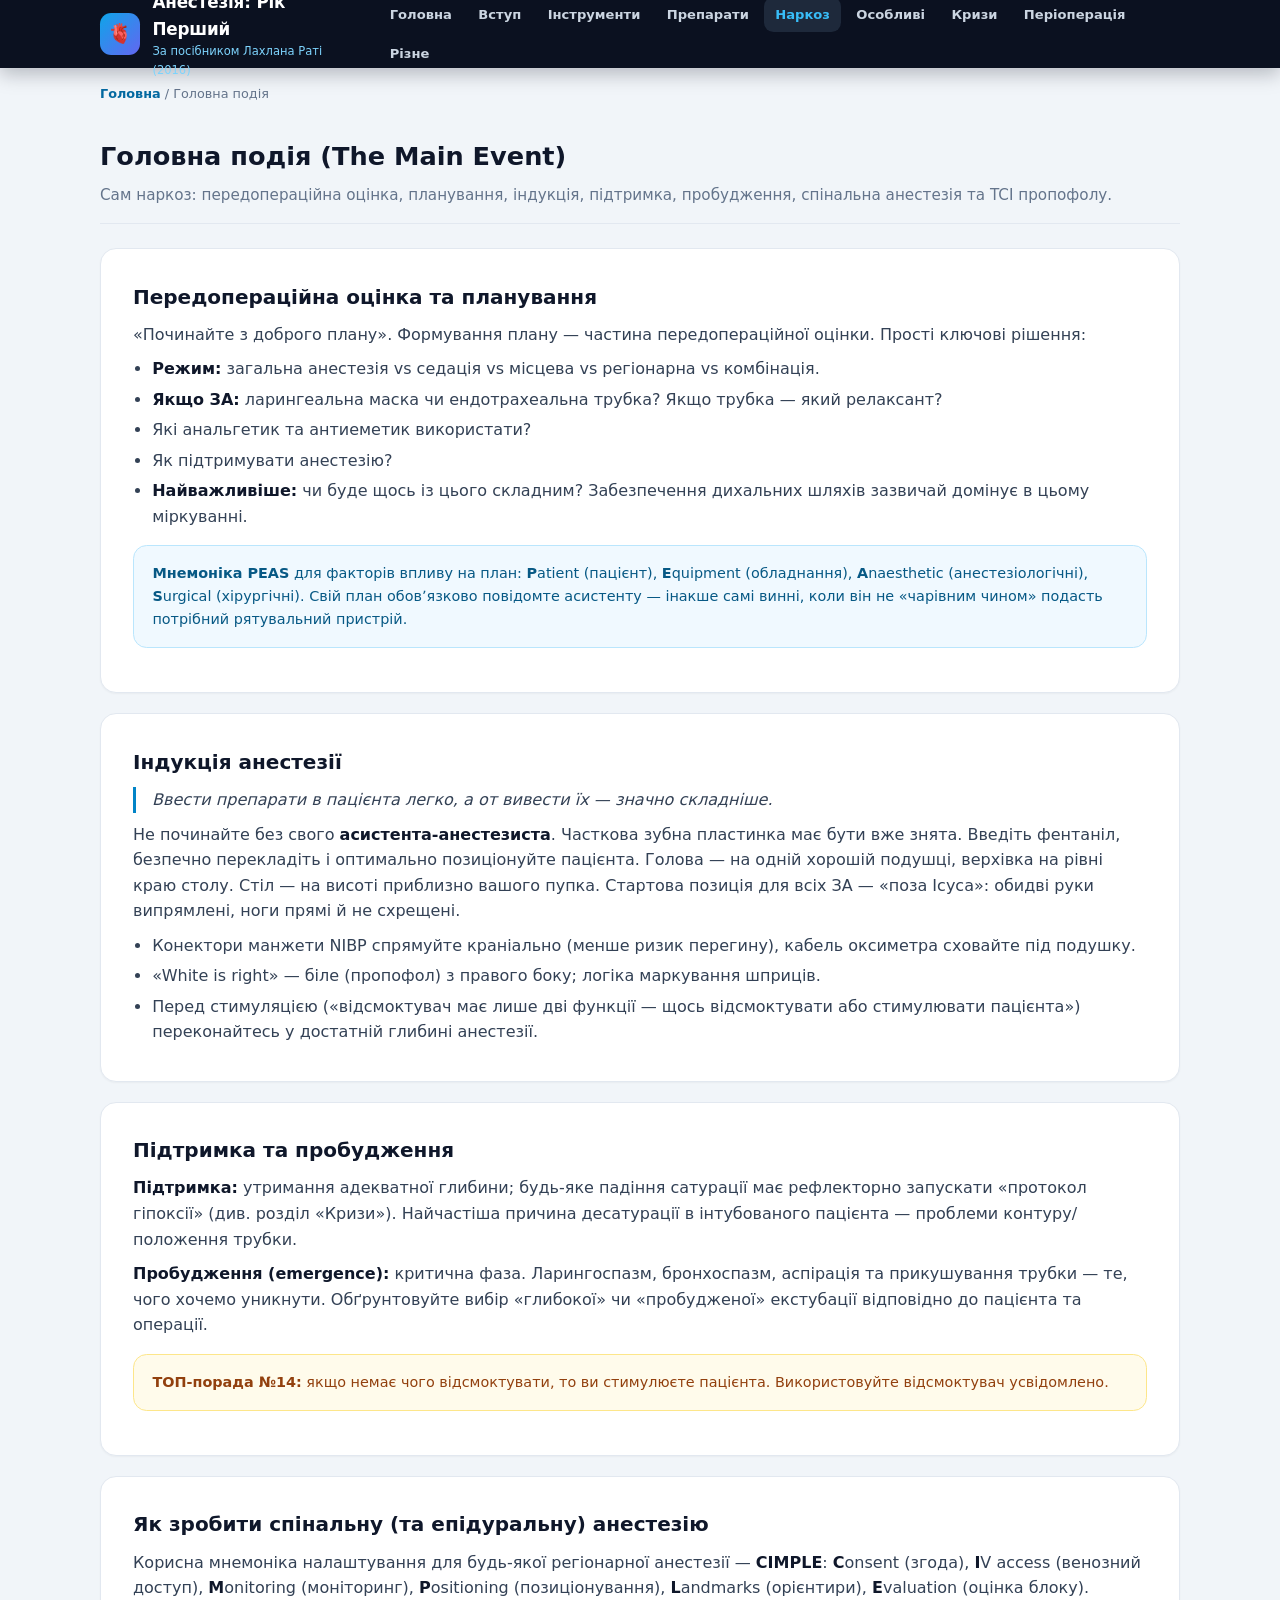
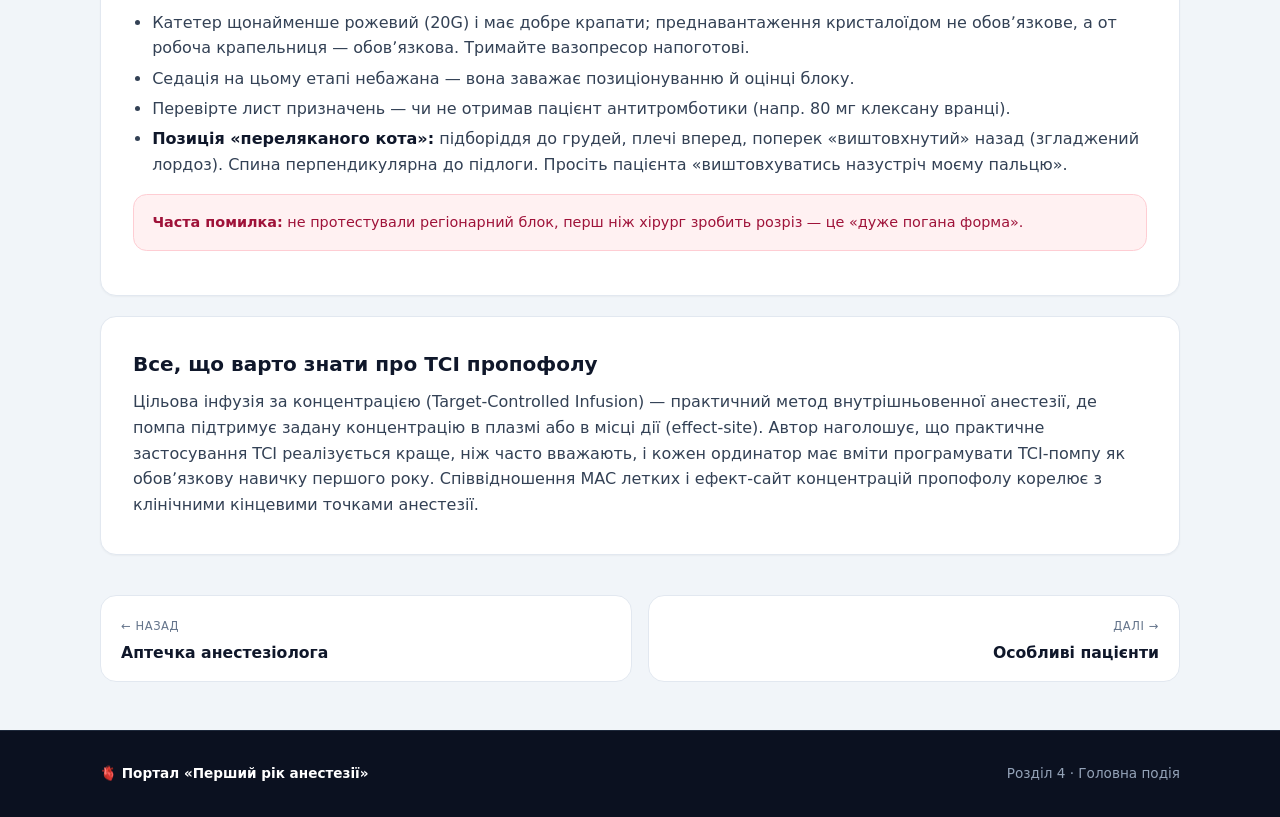
<file: main-event/index.html>
<!DOCTYPE html>
<html lang="uk">
<head>
<meta charset="UTF-8">
<meta name="viewport" content="width=device-width, initial-scale=1.0">
<title>Головна подія · Перший рік анестезії</title>
<link rel="stylesheet" href="../assets/style.css">
</head>
<body>
<header class="site-header">
  <div class="container bar">
    <a class="brand" href="../index.html"><span class="logo">🫀</span>
      <span><h1>Анестезія: Рік Перший</h1><p>За посібником Лахлана Раті (2016)</p></span></a>
    <button class="menu-btn" onclick="toggleMenu()">☰</button>
    <nav class="nav" id="nav">
      <a href="../index.html">Головна</a>
      <a href="../intro/index.html">Вступ</a>
      <a href="../tools/index.html">Інструменти</a>
      <a href="../drugs/index.html">Препарати</a>
      <a href="../main-event/index.html" class="active">Наркоз</a>
      <a href="../special-patients/index.html">Особливі</a>
      <a href="../crises/index.html">Кризи</a>
      <a href="../perioperative/index.html">Періоперація</a>
      <a href="../miscellany/index.html">Різне</a>
    </nav>
  </div>
</header>

<main class="container">
  <div class="crumbs"><a href="../index.html">Головна</a> / Головна подія</div>
  <div class="section-head">
    <h2>Головна подія (The Main Event)</h2>
    <p>Сам наркоз: передопераційна оцінка, планування, індукція, підтримка, пробудження, спінальна анестезія та TCI пропофолу.</p>
  </div>

  <div class="prose">
    <h3>Передопераційна оцінка та планування</h3>
    <p>«Починайте з доброго плану». Формування плану — частина передопераційної оцінки. Прості ключові рішення:</p>
    <ul>
      <li><strong>Режим:</strong> загальна анестезія vs седація vs місцева vs регіонарна vs комбінація.</li>
      <li><strong>Якщо ЗА:</strong> ларингеальна маска чи ендотрахеальна трубка? Якщо трубка — який релаксант?</li>
      <li>Які анальгетик та антиеметик використати?</li>
      <li>Як підтримувати анестезію?</li>
      <li><strong>Найважливіше:</strong> чи буде щось із цього складним? Забезпечення дихальних шляхів зазвичай домінує в цьому міркуванні.</li>
    </ul>
    <div class="callout info"><strong>Мнемоніка PEAS</strong> для факторів впливу на план: <strong>P</strong>atient (пацієнт), <strong>E</strong>quipment (обладнання), <strong>A</strong>naesthetic (анестезіологічні), <strong>S</strong>urgical (хірургічні). Свій план обовʼязково повідомте асистенту — інакше самі винні, коли він не «чарівним чином» подасть потрібний рятувальний пристрій.</div>
  </div>

  <div class="prose">
    <h3>Індукція анестезії</h3>
    <p class="quote">Ввести препарати в пацієнта легко, а от вивести їх — значно складніше.</p>
    <p>Не починайте без свого <strong>асистента-анестезиста</strong>. Часткова зубна пластинка має бути вже знята. Введіть фентаніл, безпечно перекладіть і оптимально позиціонуйте пацієнта. Голова — на одній хорошій подушці, верхівка на рівні краю столу. Стіл — на висоті приблизно вашого пупка. Стартова позиція для всіх ЗА — «поза Ісуса»: обидві руки випрямлені, ноги прямі й не схрещені.</p>
    <ul>
      <li>Конектори манжети NIBP спрямуйте краніально (менше ризик перегину), кабель оксиметра сховайте під подушку.</li>
      <li>«White is right» — біле (пропофол) з правого боку; логіка маркування шприців.</li>
      <li>Перед стимуляцією («відсмоктувач має лише дві функції — щось відсмоктувати або стимулювати пацієнта») переконайтесь у достатній глибині анестезії.</li>
    </ul>
  </div>

  <div class="prose">
    <h3>Підтримка та пробудження</h3>
    <p><strong>Підтримка:</strong> утримання адекватної глибини; будь-яке падіння сатурації має рефлекторно запускати «протокол гіпоксії» (див. розділ «Кризи»). Найчастіша причина десатурації в інтубованого пацієнта — проблеми контуру/положення трубки.</p>
    <p><strong>Пробудження (emergence):</strong> критична фаза. Ларингоспазм, бронхоспазм, аспірація та прикушування трубки — те, чого хочемо уникнути. Обґрунтовуйте вибір «глибокої» чи «пробудженої» екстубації відповідно до пацієнта та операції.</p>
    <div class="callout warn"><strong>ТОП-порада №14:</strong> якщо немає чого відсмоктувати, то ви стимулюєте пацієнта. Використовуйте відсмоктувач усвідомлено.</div>
  </div>

  <div class="prose">
    <h3>Як зробити спінальну (та епідуральну) анестезію</h3>
    <p>Корисна мнемоніка налаштування для будь-якої регіонарної анестезії — <strong>CIMPLE</strong>: <strong>C</strong>onsent (згода), <strong>I</strong>V access (венозний доступ), <strong>M</strong>onitoring (моніторинг), <strong>P</strong>ositioning (позиціонування), <strong>L</strong>andmarks (орієнтири), <strong>E</strong>valuation (оцінка блоку).</p>
    <ul>
      <li>Катетер щонайменше рожевий (20G) і має добре крапати; преднавантаження кристалоїдом не обовʼязкове, а от робоча крапельниця — обовʼязкова. Тримайте вазопресор напоготові.</li>
      <li>Седація на цьому етапі небажана — вона заважає позиціонуванню й оцінці блоку.</li>
      <li>Перевірте лист призначень — чи не отримав пацієнт антитромботики (напр. 80 мг клексану вранці).</li>
      <li><strong>Позиція «переляканого кота»:</strong> підборіддя до грудей, плечі вперед, поперек «виштовхнутий» назад (згладжений лордоз). Спина перпендикулярна до підлоги. Просіть пацієнта «виштовхуватись назустріч моєму пальцю».</li>
    </ul>
    <div class="callout crit"><strong>Часта помилка:</strong> не протестували регіонарний блок, перш ніж хірург зробить розріз — це «дуже погана форма».</div>
  </div>

  <div class="prose">
    <h3>Все, що варто знати про TCI пропофолу</h3>
    <p>Цільова інфузія за концентрацією (Target-Controlled Infusion) — практичний метод внутрішньовенної анестезії, де помпа підтримує задану концентрацію в плазмі або в місці дії (effect-site). Автор наголошує, що практичне застосування TCI реалізується краще, ніж часто вважають, і кожен ординатор має вміти програмувати TCI-помпу як обовʼязкову навичку першого року. Співвідношення MAC летких і ефект-сайт концентрацій пропофолу корелює з клінічними кінцевими точками анестезії.</p>
  </div>

  <div class="pager">
    <a href="../drugs/index.html"><small>← Назад</small><strong>Аптечка анестезіолога</strong></a>
    <a class="next" href="../special-patients/index.html"><small>Далі →</small><strong>Особливі пацієнти</strong></a>
  </div>
</main>

<footer class="site-footer"><div class="container row">
  <span class="brand-mini">🫀 Портал «Перший рік анестезії»</span>
  <span>Розділ 4 · Головна подія</span>
</div></footer>
<script src="../assets/app.js"></script>
</body>
</html>
</file>
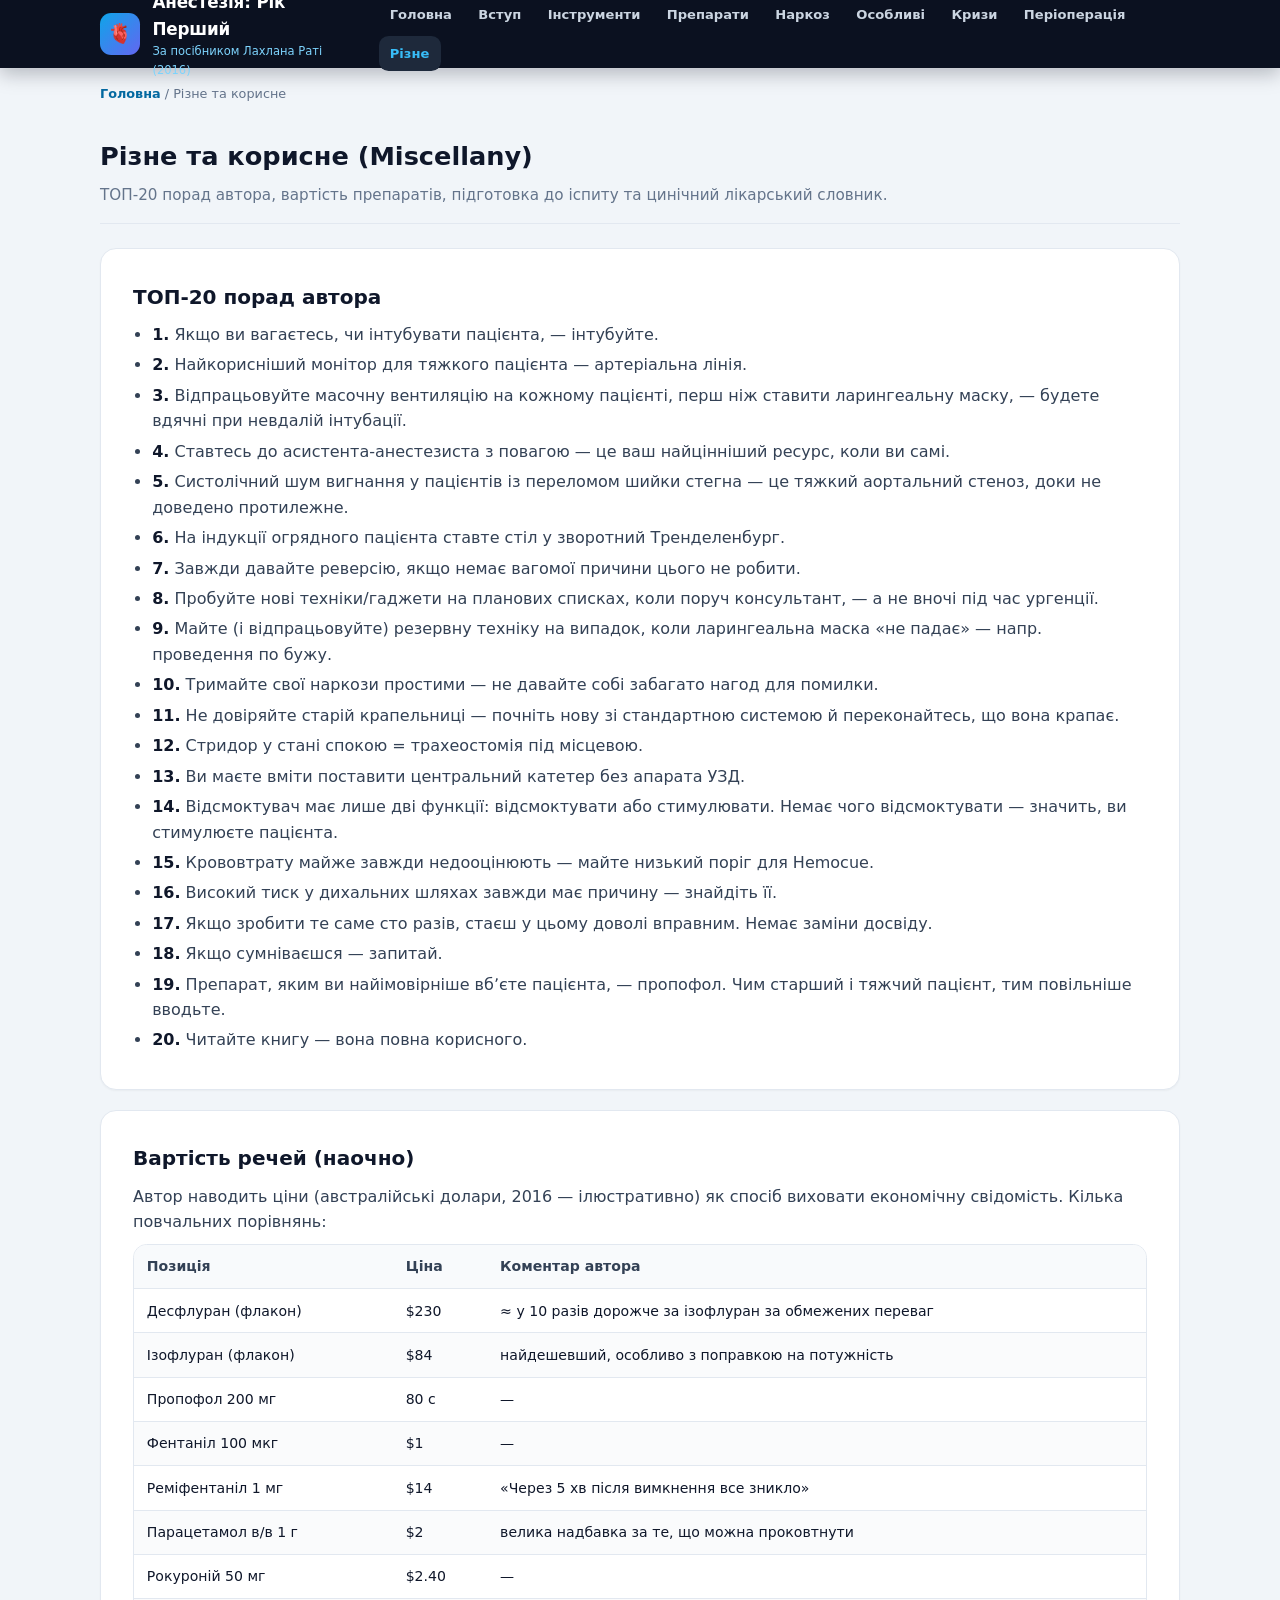
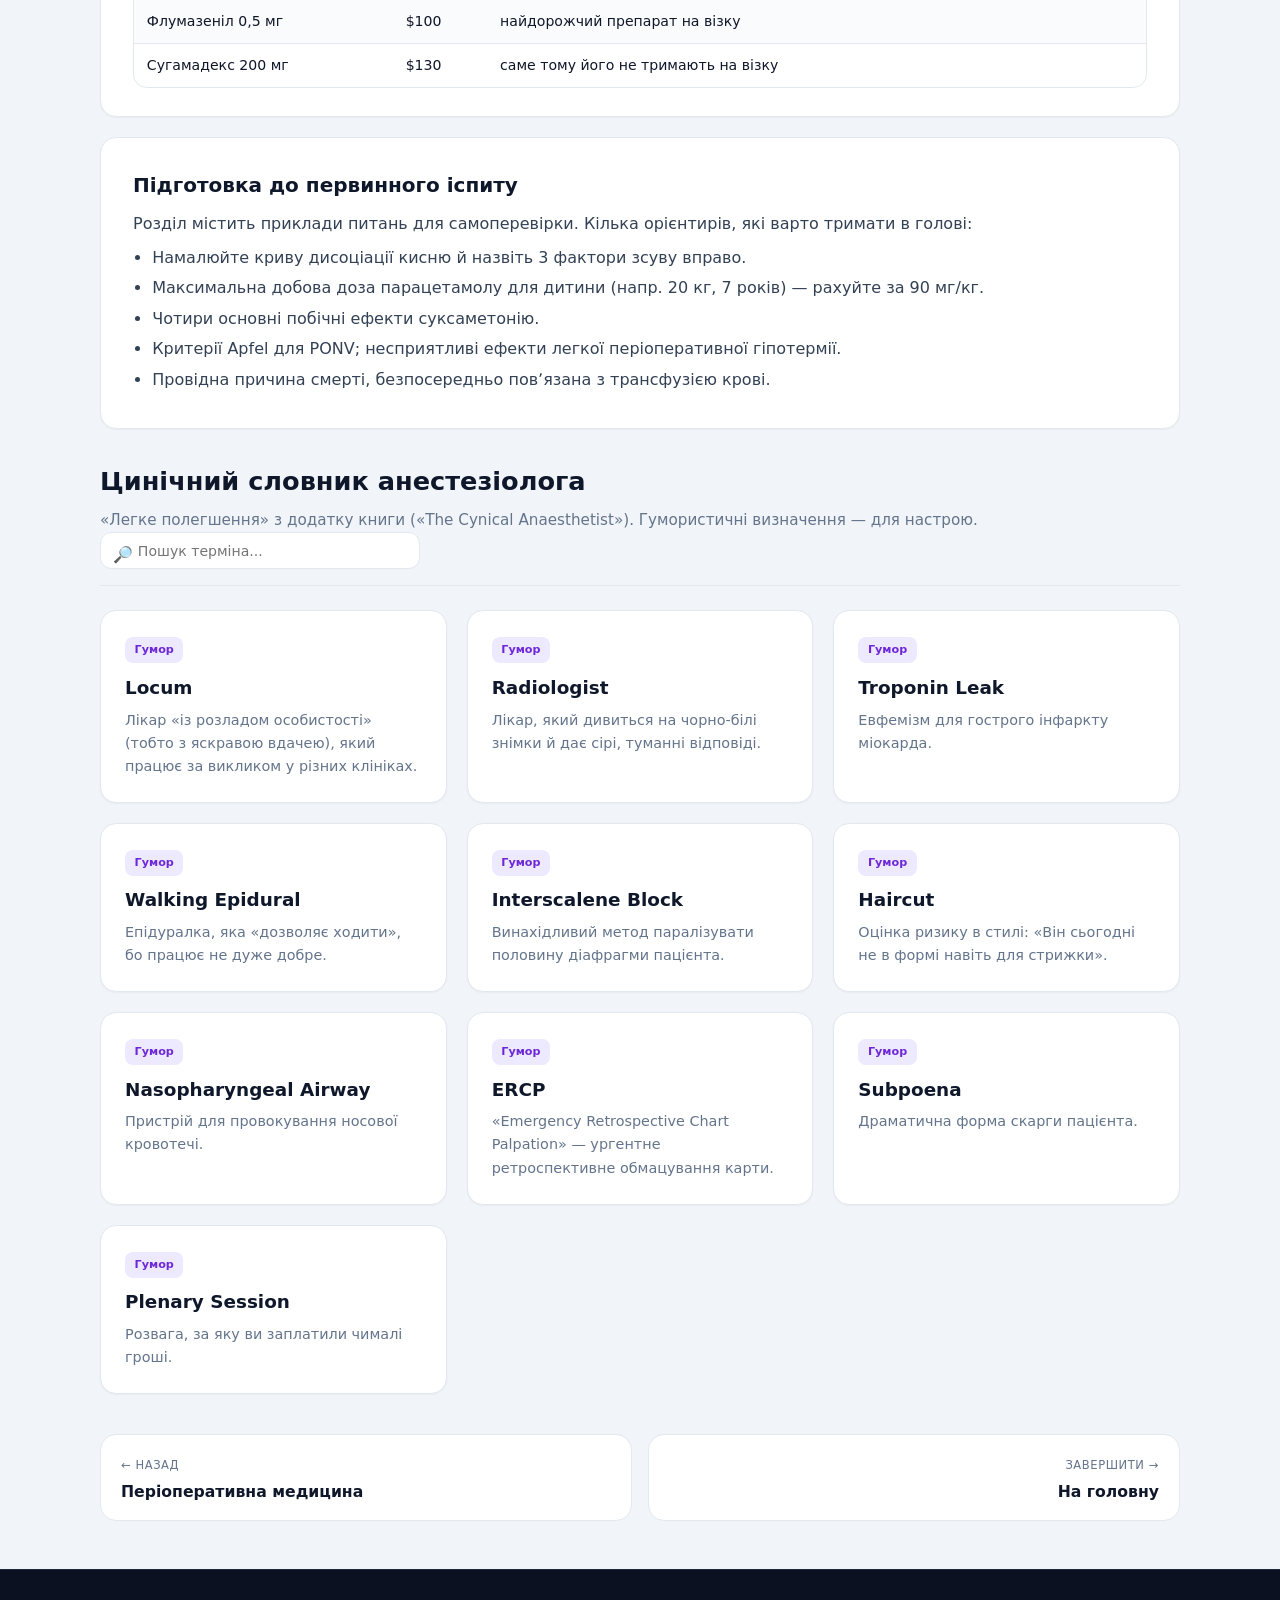
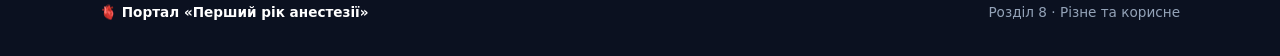
<file: miscellany/index.html>
<!DOCTYPE html>
<html lang="uk">
<head>
<meta charset="UTF-8">
<meta name="viewport" content="width=device-width, initial-scale=1.0">
<title>Різне та корисне · Перший рік анестезії</title>
<link rel="stylesheet" href="../assets/style.css">
</head>
<body>
<header class="site-header">
  <div class="container bar">
    <a class="brand" href="../index.html"><span class="logo">🫀</span>
      <span><h1>Анестезія: Рік Перший</h1><p>За посібником Лахлана Раті (2016)</p></span></a>
    <button class="menu-btn" onclick="toggleMenu()">☰</button>
    <nav class="nav" id="nav">
      <a href="../index.html">Головна</a>
      <a href="../intro/index.html">Вступ</a>
      <a href="../tools/index.html">Інструменти</a>
      <a href="../drugs/index.html">Препарати</a>
      <a href="../main-event/index.html">Наркоз</a>
      <a href="../special-patients/index.html">Особливі</a>
      <a href="../crises/index.html">Кризи</a>
      <a href="../perioperative/index.html">Періоперація</a>
      <a href="../miscellany/index.html" class="active">Різне</a>
    </nav>
  </div>
</header>

<main class="container">
  <div class="crumbs"><a href="../index.html">Головна</a> / Різне та корисне</div>
  <div class="section-head">
    <h2>Різне та корисне (Miscellany)</h2>
    <p>ТОП-20 порад автора, вартість препаратів, підготовка до іспиту та цинічний лікарський словник.</p>
  </div>

  <div class="prose">
    <h3>ТОП-20 порад автора</h3>
    <ul>
      <li><strong>1.</strong> Якщо ви вагаєтесь, чи інтубувати пацієнта, — інтубуйте.</li>
      <li><strong>2.</strong> Найкорисніший монітор для тяжкого пацієнта — артеріальна лінія.</li>
      <li><strong>3.</strong> Відпрацьовуйте масочну вентиляцію на кожному пацієнті, перш ніж ставити ларингеальну маску, — будете вдячні при невдалій інтубації.</li>
      <li><strong>4.</strong> Ставтесь до асистента-анестезиста з повагою — це ваш найцінніший ресурс, коли ви самі.</li>
      <li><strong>5.</strong> Систолічний шум вигнання у пацієнтів із переломом шийки стегна — це тяжкий аортальний стеноз, доки не доведено протилежне.</li>
      <li><strong>6.</strong> На індукції огрядного пацієнта ставте стіл у зворотний Тренделенбург.</li>
      <li><strong>7.</strong> Завжди давайте реверсію, якщо немає вагомої причини цього не робити.</li>
      <li><strong>8.</strong> Пробуйте нові техніки/гаджети на планових списках, коли поруч консультант, — а не вночі під час ургенції.</li>
      <li><strong>9.</strong> Майте (і відпрацьовуйте) резервну техніку на випадок, коли ларингеальна маска «не падає» — напр. проведення по бужу.</li>
      <li><strong>10.</strong> Тримайте свої наркози простими — не давайте собі забагато нагод для помилки.</li>
      <li><strong>11.</strong> Не довіряйте старій крапельниці — почніть нову зі стандартною системою й переконайтесь, що вона крапає.</li>
      <li><strong>12.</strong> Стридор у стані спокою = трахеостомія під місцевою.</li>
      <li><strong>13.</strong> Ви маєте вміти поставити центральний катетер без апарата УЗД.</li>
      <li><strong>14.</strong> Відсмоктувач має лише дві функції: відсмоктувати або стимулювати. Немає чого відсмоктувати — значить, ви стимулюєте пацієнта.</li>
      <li><strong>15.</strong> Крововтрату майже завжди недооцінюють — майте низький поріг для Hemocue.</li>
      <li><strong>16.</strong> Високий тиск у дихальних шляхах завжди має причину — знайдіть її.</li>
      <li><strong>17.</strong> Якщо зробити те саме сто разів, стаєш у цьому доволі вправним. Немає заміни досвіду.</li>
      <li><strong>18.</strong> Якщо сумніваєшся — запитай.</li>
      <li><strong>19.</strong> Препарат, яким ви найімовірніше вбʼєте пацієнта, — пропофол. Чим старший і тяжчий пацієнт, тим повільніше вводьте.</li>
      <li><strong>20.</strong> Читайте книгу — вона повна корисного.</li>
    </ul>
  </div>

  <div class="prose">
    <h3>Вартість речей (наочно)</h3>
    <p>Автор наводить ціни (австралійські долари, 2016 — ілюстративно) як спосіб виховати економічну свідомість. Кілька повчальних порівнянь:</p>
    <div class="tbl-wrap">
      <table class="mono">
        <thead><tr><th>Позиція</th><th>Ціна</th><th>Коментар автора</th></tr></thead>
        <tbody>
          <tr><td>Десфлуран (флакон)</td><td>$230</td><td>≈ у 10 разів дорожче за ізофлуран за обмежених переваг</td></tr>
          <tr><td>Ізофлуран (флакон)</td><td>$84</td><td>найдешевший, особливо з поправкою на потужність</td></tr>
          <tr><td>Пропофол 200 мг</td><td>80 c</td><td>—</td></tr>
          <tr><td>Фентаніл 100 мкг</td><td>$1</td><td>—</td></tr>
          <tr><td>Реміфентаніл 1 мг</td><td>$14</td><td>«Через 5 хв після вимкнення все зникло»</td></tr>
          <tr><td>Парацетамол в/в 1 г</td><td>$2</td><td>велика надбавка за те, що можна проковтнути</td></tr>
          <tr><td>Рокуроній 50 мг</td><td>$2.40</td><td>—</td></tr>
          <tr><td>Флумазеніл 0,5 мг</td><td>$100</td><td>найдорожчий препарат на візку</td></tr>
          <tr><td>Сугамадекс 200 мг</td><td>$130</td><td>саме тому його не тримають на візку</td></tr>
        </tbody>
      </table>
    </div>
  </div>

  <div class="prose">
    <h3>Підготовка до первинного іспиту</h3>
    <p>Розділ містить приклади питань для самоперевірки. Кілька орієнтирів, які варто тримати в голові:</p>
    <ul>
      <li>Намалюйте криву дисоціації кисню й назвіть 3 фактори зсуву вправо.</li>
      <li>Максимальна добова доза парацетамолу для дитини (напр. 20 кг, 7 років) — рахуйте за 90 мг/кг.</li>
      <li>Чотири основні побічні ефекти суксаметонію.</li>
      <li>Критерії Apfel для PONV; несприятливі ефекти легкої періоперативної гіпотермії.</li>
      <li>Провідна причина смерті, безпосередньо повʼязана з трансфузією крові.</li>
    </ul>
  </div>

  <div class="section-head">
    <h2>Цинічний словник анестезіолога</h2>
    <p>«Легке полегшення» з додатку книги («The Cynical Anaesthetist»). Гумористичні визначення — для настрою.</p>
    <div class="search"><span class="ic">🔎</span><input id="gloss-search" onkeyup="filterGlossary()" placeholder="Пошук терміна..."></div>
  </div>
  <div class="grid cols-3" id="gloss-grid"></div>

  <div class="pager">
    <a href="../perioperative/index.html"><small>← Назад</small><strong>Періоперативна медицина</strong></a>
    <a class="next" href="../index.html"><small>Завершити →</small><strong>На головну</strong></a>
  </div>
</main>

<footer class="site-footer"><div class="container row">
  <span class="brand-mini">🫀 Портал «Перший рік анестезії»</span>
  <span>Розділ 8 · Різне та корисне</span>
</div></footer>

<script>
window.GLOSSARY=[
  {term:"Locum",tag:"Гумор",def:"Лікар «із розладом особистості» (тобто з яскравою вдачею), який працює за викликом у різних клініках."},
  {term:"Radiologist",tag:"Гумор",def:"Лікар, який дивиться на чорно-білі знімки й дає сірі, туманні відповіді."},
  {term:"Troponin Leak",tag:"Гумор",def:"Евфемізм для гострого інфаркту міокарда."},
  {term:"Walking Epidural",tag:"Гумор",def:"Епідуралка, яка «дозволяє ходити», бо працює не дуже добре."},
  {term:"Interscalene Block",tag:"Гумор",def:"Винахідливий метод паралізувати половину діафрагми пацієнта."},
  {term:"Haircut",tag:"Гумор",def:"Оцінка ризику в стилі: «Він сьогодні не в формі навіть для стрижки»."},
  {term:"Nasopharyngeal Airway",tag:"Гумор",def:"Пристрій для провокування носової кровотечі."},
  {term:"ERCP",tag:"Гумор",def:"«Emergency Retrospective Chart Palpation» — ургентне ретроспективне обмацування карти."},
  {term:"Subpoena",tag:"Гумор",def:"Драматична форма скарги пацієнта."},
  {term:"Plenary Session",tag:"Гумор",def:"Розвага, за яку ви заплатили чималі гроші."}
];
</script>
<script src="../assets/app.js"></script>
</body>
</html>
</file>
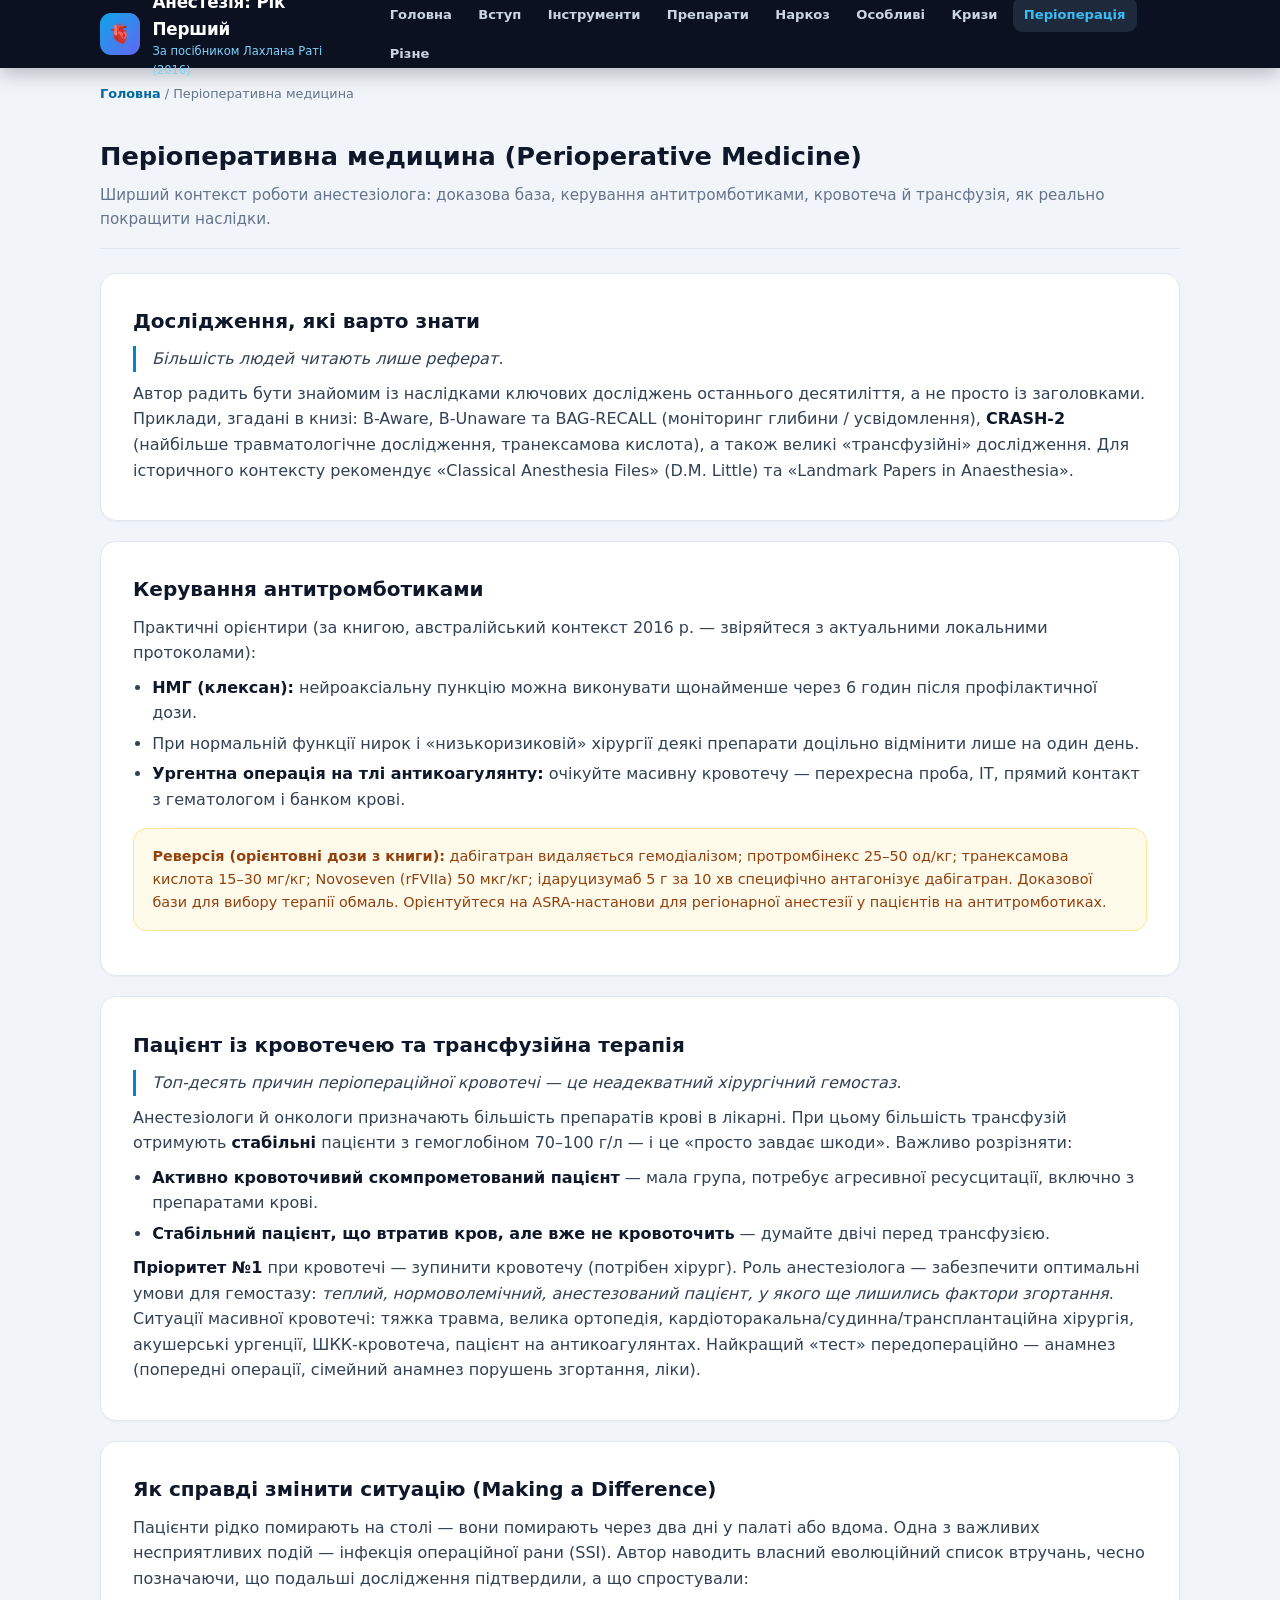
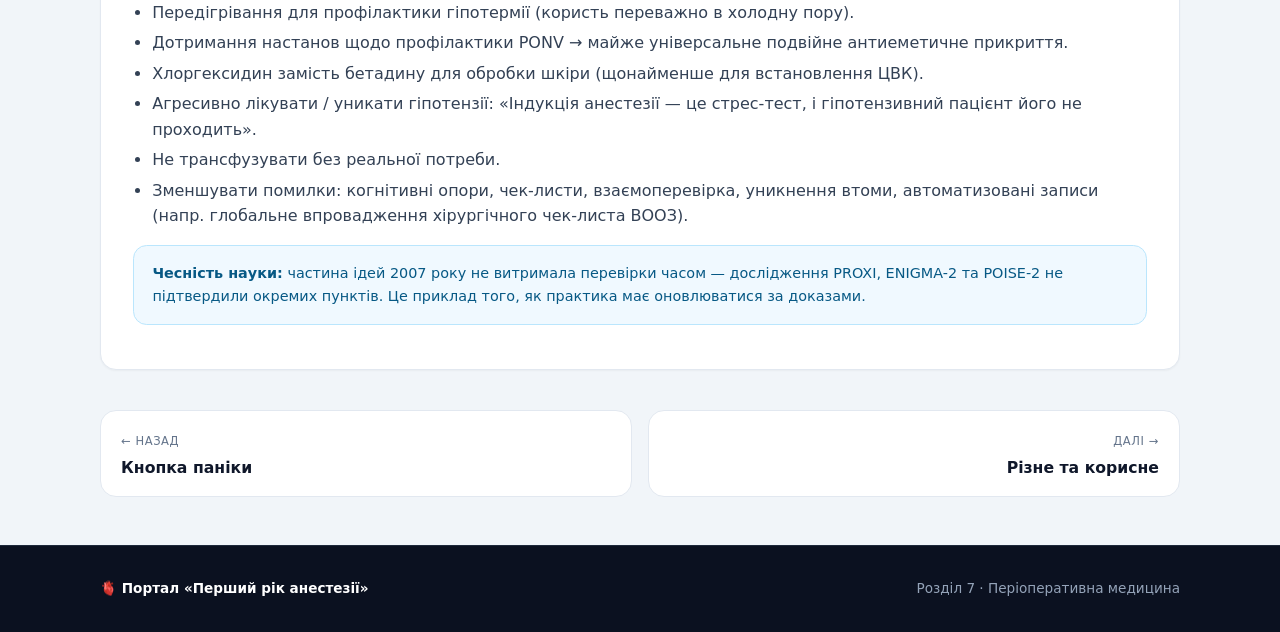
<file: perioperative/index.html>
<!DOCTYPE html>
<html lang="uk">
<head>
<meta charset="UTF-8">
<meta name="viewport" content="width=device-width, initial-scale=1.0">
<title>Періоперативна медицина · Перший рік анестезії</title>
<link rel="stylesheet" href="../assets/style.css">
</head>
<body>
<header class="site-header">
  <div class="container bar">
    <a class="brand" href="../index.html"><span class="logo">🫀</span>
      <span><h1>Анестезія: Рік Перший</h1><p>За посібником Лахлана Раті (2016)</p></span></a>
    <button class="menu-btn" onclick="toggleMenu()">☰</button>
    <nav class="nav" id="nav">
      <a href="../index.html">Головна</a>
      <a href="../intro/index.html">Вступ</a>
      <a href="../tools/index.html">Інструменти</a>
      <a href="../drugs/index.html">Препарати</a>
      <a href="../main-event/index.html">Наркоз</a>
      <a href="../special-patients/index.html">Особливі</a>
      <a href="../crises/index.html">Кризи</a>
      <a href="../perioperative/index.html" class="active">Періоперація</a>
      <a href="../miscellany/index.html">Різне</a>
    </nav>
  </div>
</header>

<main class="container">
  <div class="crumbs"><a href="../index.html">Головна</a> / Періоперативна медицина</div>
  <div class="section-head">
    <h2>Періоперативна медицина (Perioperative Medicine)</h2>
    <p>Ширший контекст роботи анестезіолога: доказова база, керування антитромботиками, кровотеча й трансфузія, як реально покращити наслідки.</p>
  </div>

  <div class="prose">
    <h3>Дослідження, які варто знати</h3>
    <p class="quote">Більшість людей читають лише реферат.</p>
    <p>Автор радить бути знайомим із наслідками ключових досліджень останнього десятиліття, а не просто із заголовками. Приклади, згадані в книзі: B-Aware, B-Unaware та BAG-RECALL (моніторинг глибини / усвідомлення), <strong>CRASH-2</strong> (найбільше травматологічне дослідження, транексамова кислота), а також великі «трансфузійні» дослідження. Для історичного контексту рекомендує «Classical Anesthesia Files» (D.M. Little) та «Landmark Papers in Anaesthesia».</p>
  </div>

  <div class="prose">
    <h3>Керування антитромботиками</h3>
    <p>Практичні орієнтири (за книгою, австралійський контекст 2016 р. — звіряйтеся з актуальними локальними протоколами):</p>
    <ul>
      <li><strong>НМГ (клексан):</strong> нейроаксіальну пункцію можна виконувати щонайменше через 6 годин після профілактичної дози.</li>
      <li>При нормальній функції нирок і «низькоризиковій» хірургії деякі препарати доцільно відмінити лише на один день.</li>
      <li><strong>Ургентна операція на тлі антикоагулянту:</strong> очікуйте масивну кровотечу — перехресна проба, ІТ, прямий контакт з гематологом і банком крові.</li>
    </ul>
    <div class="callout warn"><strong>Реверсія (орієнтовні дози з книги):</strong> дабігатран видаляється гемодіалізом; протромбінекс 25–50 од/кг; транексамова кислота 15–30 мг/кг; Novoseven (rFVIIa) 50 мкг/кг; ідаруцизумаб 5 г за 10 хв специфічно антагонізує дабігатран. Доказової бази для вибору терапії обмаль. Орієнтуйтеся на ASRA-настанови для регіонарної анестезії у пацієнтів на антитромботиках.</div>
  </div>

  <div class="prose">
    <h3>Пацієнт із кровотечею та трансфузійна терапія</h3>
    <p class="quote">Топ-десять причин періопераційної кровотечі — це неадекватний хірургічний гемостаз.</p>
    <p>Анестезіологи й онкологи призначають більшість препаратів крові в лікарні. При цьому більшість трансфузій отримують <strong>стабільні</strong> пацієнти з гемоглобіном 70–100 г/л — і це «просто завдає шкоди». Важливо розрізняти:</p>
    <ul>
      <li><strong>Активно кровоточивий скомпрометований пацієнт</strong> — мала група, потребує агресивної ресусцитації, включно з препаратами крові.</li>
      <li><strong>Стабільний пацієнт, що втратив кров, але вже не кровоточить</strong> — думайте двічі перед трансфузією.</li>
    </ul>
    <p><strong>Пріоритет №1</strong> при кровотечі — зупинити кровотечу (потрібен хірург). Роль анестезіолога — забезпечити оптимальні умови для гемостазу: <em>теплий, нормоволемічний, анестезований пацієнт, у якого ще лишились фактори згортання</em>. Ситуації масивної кровотечі: тяжка травма, велика ортопедія, кардіоторакальна/судинна/трансплантаційна хірургія, акушерські ургенції, ШКК-кровотеча, пацієнт на антикоагулянтах. Найкращий «тест» передопераційно — анамнез (попередні операції, сімейний анамнез порушень згортання, ліки).</p>
  </div>

  <div class="prose">
    <h3>Як справді змінити ситуацію (Making a Difference)</h3>
    <p>Пацієнти рідко помирають на столі — вони помирають через два дні у палаті або вдома. Одна з важливих несприятливих подій — інфекція операційної рани (SSI). Автор наводить власний еволюційний список втручань, чесно позначаючи, що подальші дослідження підтвердили, а що спростували:</p>
    <ul>
      <li>Передігрівання для профілактики гіпотермії (користь переважно в холодну пору).</li>
      <li>Дотримання настанов щодо профілактики PONV → майже універсальне подвійне антиеметичне прикриття.</li>
      <li>Хлоргексидин замість бетадину для обробки шкіри (щонайменше для встановлення ЦВК).</li>
      <li>Агресивно лікувати / уникати гіпотензії: «Індукція анестезії — це стрес-тест, і гіпотензивний пацієнт його не проходить».</li>
      <li>Не трансфузувати без реальної потреби.</li>
      <li>Зменшувати помилки: когнітивні опори, чек-листи, взаємоперевірка, уникнення втоми, автоматизовані записи (напр. глобальне впровадження хірургічного чек-листа ВООЗ).</li>
    </ul>
    <div class="callout info"><strong>Чесність науки:</strong> частина ідей 2007 року не витримала перевірки часом — дослідження PROXI, ENIGMA-2 та POISE-2 не підтвердили окремих пунктів. Це приклад того, як практика має оновлюватися за доказами.</div>
  </div>

  <div class="pager">
    <a href="../crises/index.html"><small>← Назад</small><strong>Кнопка паніки</strong></a>
    <a class="next" href="../miscellany/index.html"><small>Далі →</small><strong>Різне та корисне</strong></a>
  </div>
</main>

<footer class="site-footer"><div class="container row">
  <span class="brand-mini">🫀 Портал «Перший рік анестезії»</span>
  <span>Розділ 7 · Періоперативна медицина</span>
</div></footer>
<script src="../assets/app.js"></script>
</body>
</html>
</file>
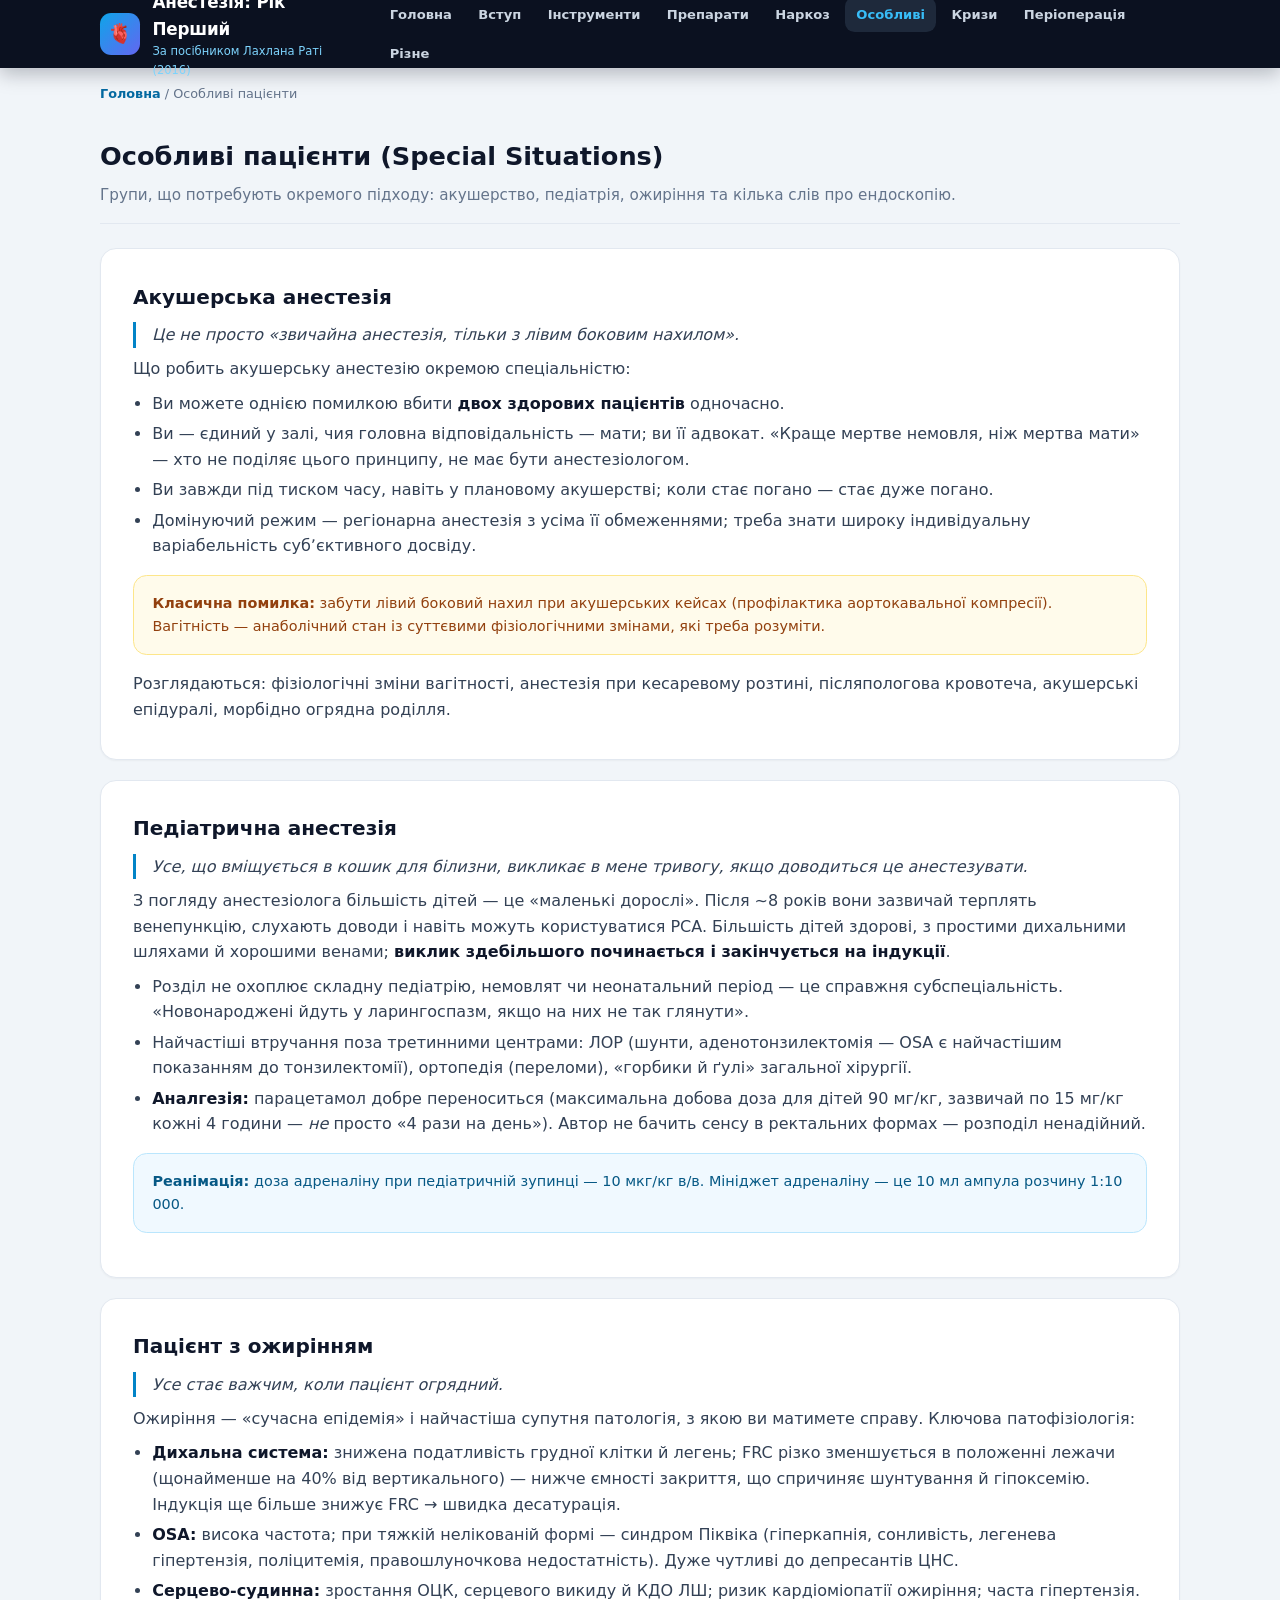
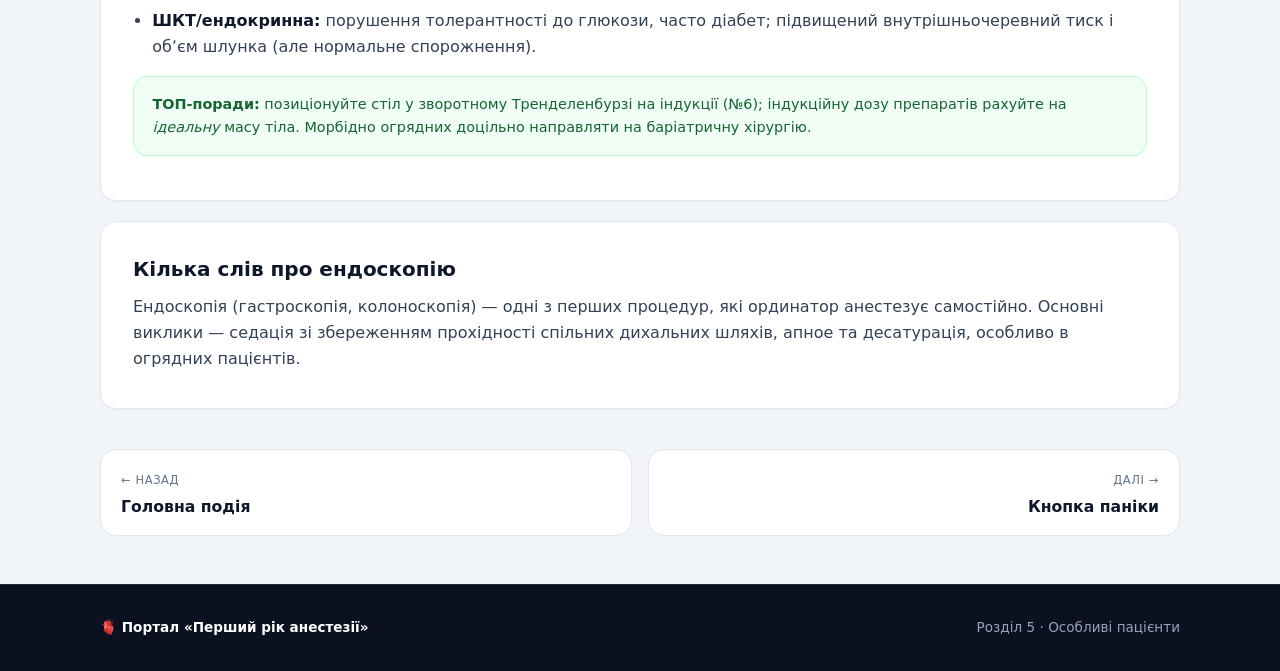
<file: special-patients/index.html>
<!DOCTYPE html>
<html lang="uk">
<head>
<meta charset="UTF-8">
<meta name="viewport" content="width=device-width, initial-scale=1.0">
<title>Особливі пацієнти · Перший рік анестезії</title>
<link rel="stylesheet" href="../assets/style.css">
</head>
<body>
<header class="site-header">
  <div class="container bar">
    <a class="brand" href="../index.html"><span class="logo">🫀</span>
      <span><h1>Анестезія: Рік Перший</h1><p>За посібником Лахлана Раті (2016)</p></span></a>
    <button class="menu-btn" onclick="toggleMenu()">☰</button>
    <nav class="nav" id="nav">
      <a href="../index.html">Головна</a>
      <a href="../intro/index.html">Вступ</a>
      <a href="../tools/index.html">Інструменти</a>
      <a href="../drugs/index.html">Препарати</a>
      <a href="../main-event/index.html">Наркоз</a>
      <a href="../special-patients/index.html" class="active">Особливі</a>
      <a href="../crises/index.html">Кризи</a>
      <a href="../perioperative/index.html">Періоперація</a>
      <a href="../miscellany/index.html">Різне</a>
    </nav>
  </div>
</header>

<main class="container">
  <div class="crumbs"><a href="../index.html">Головна</a> / Особливі пацієнти</div>
  <div class="section-head">
    <h2>Особливі пацієнти (Special Situations)</h2>
    <p>Групи, що потребують окремого підходу: акушерство, педіатрія, ожиріння та кілька слів про ендоскопію.</p>
  </div>

  <div class="prose">
    <h3>Акушерська анестезія</h3>
    <p class="quote">Це не просто «звичайна анестезія, тільки з лівим боковим нахилом».</p>
    <p>Що робить акушерську анестезію окремою спеціальністю:</p>
    <ul>
      <li>Ви можете однією помилкою вбити <strong>двох здорових пацієнтів</strong> одночасно.</li>
      <li>Ви — єдиний у залі, чия головна відповідальність — мати; ви її адвокат. «Краще мертве немовля, ніж мертва мати» — хто не поділяє цього принципу, не має бути анестезіологом.</li>
      <li>Ви завжди під тиском часу, навіть у плановому акушерстві; коли стає погано — стає дуже погано.</li>
      <li>Домінуючий режим — регіонарна анестезія з усіма її обмеженнями; треба знати широку індивідуальну варіабельність субʼєктивного досвіду.</li>
    </ul>
    <div class="callout warn"><strong>Класична помилка:</strong> забути лівий боковий нахил при акушерських кейсах (профілактика аортокавальної компресії). Вагітність — анаболічний стан із суттєвими фізіологічними змінами, які треба розуміти.</div>
    <p>Розглядаються: фізіологічні зміни вагітності, анестезія при кесаревому розтині, післяпологова кровотеча, акушерські епідуралі, морбідно огрядна роділля.</p>
  </div>

  <div class="prose">
    <h3>Педіатрична анестезія</h3>
    <p class="quote">Усе, що вміщується в кошик для білизни, викликає в мене тривогу, якщо доводиться це анестезувати.</p>
    <p>З погляду анестезіолога більшість дітей — це «маленькі дорослі». Після ~8 років вони зазвичай терплять венепункцію, слухають доводи і навіть можуть користуватися PCA. Більшість дітей здорові, з простими дихальними шляхами й хорошими венами; <strong>виклик здебільшого починається і закінчується на індукції</strong>.</p>
    <ul>
      <li>Розділ не охоплює складну педіатрію, немовлят чи неонатальний період — це справжня субспеціальність. «Новонароджені йдуть у ларингоспазм, якщо на них не так глянути».</li>
      <li>Найчастіші втручання поза третинними центрами: ЛОР (шунти, аденотонзилектомія — OSA є найчастішим показанням до тонзилектомії), ортопедія (переломи), «горбики й ґулі» загальної хірургії.</li>
      <li><strong>Аналгезія:</strong> парацетамол добре переноситься (максимальна добова доза для дітей 90 мг/кг, зазвичай по 15 мг/кг кожні 4 години — <em>не</em> просто «4 рази на день»). Автор не бачить сенсу в ректальних формах — розподіл ненадійний.</li>
    </ul>
    <div class="callout info"><strong>Реанімація:</strong> доза адреналіну при педіатричній зупинці — 10 мкг/кг в/в. Мініджет адреналіну — це 10 мл ампула розчину 1:10 000.</div>
  </div>

  <div class="prose">
    <h3>Пацієнт з ожирінням</h3>
    <p class="quote">Усе стає важчим, коли пацієнт огрядний.</p>
    <p>Ожиріння — «сучасна епідемія» і найчастіша супутня патологія, з якою ви матимете справу. Ключова патофізіологія:</p>
    <ul>
      <li><strong>Дихальна система:</strong> знижена податливість грудної клітки й легень; FRC різко зменшується в положенні лежачи (щонайменше на 40% від вертикального) — нижче ємності закриття, що спричиняє шунтування й гіпоксемію. Індукція ще більше знижує FRC → швидка десатурація.</li>
      <li><strong>OSA:</strong> висока частота; при тяжкій нелікованій формі — синдром Піквіка (гіперкапнія, сонливість, легенева гіпертензія, поліцитемія, правошлуночкова недостатність). Дуже чутливі до депресантів ЦНС.</li>
      <li><strong>Серцево-судинна:</strong> зростання ОЦК, серцевого викиду й КДО ЛШ; ризик кардіоміопатії ожиріння; часта гіпертензія.</li>
      <li><strong>ШКТ/ендокринна:</strong> порушення толерантності до глюкози, часто діабет; підвищений внутрішньочеревний тиск і обʼєм шлунка (але нормальне спорожнення).</li>
    </ul>
    <div class="callout safe"><strong>ТОП-поради:</strong> позиціонуйте стіл у зворотному Тренделенбурзі на індукції (№6); індукційну дозу препаратів рахуйте на <em>ідеальну</em> масу тіла. Морбідно огрядних доцільно направляти на баріатричну хірургію.</div>
  </div>

  <div class="prose">
    <h3>Кілька слів про ендоскопію</h3>
    <p>Ендоскопія (гастроскопія, колоноскопія) — одні з перших процедур, які ординатор анестезує самостійно. Основні виклики — седація зі збереженням прохідності спільних дихальних шляхів, апное та десатурація, особливо в огрядних пацієнтів.</p>
  </div>

  <div class="pager">
    <a href="../main-event/index.html"><small>← Назад</small><strong>Головна подія</strong></a>
    <a class="next" href="../crises/index.html"><small>Далі →</small><strong>Кнопка паніки</strong></a>
  </div>
</main>

<footer class="site-footer"><div class="container row">
  <span class="brand-mini">🫀 Портал «Перший рік анестезії»</span>
  <span>Розділ 5 · Особливі пацієнти</span>
</div></footer>
<script src="../assets/app.js"></script>
</body>
</html>
</file>
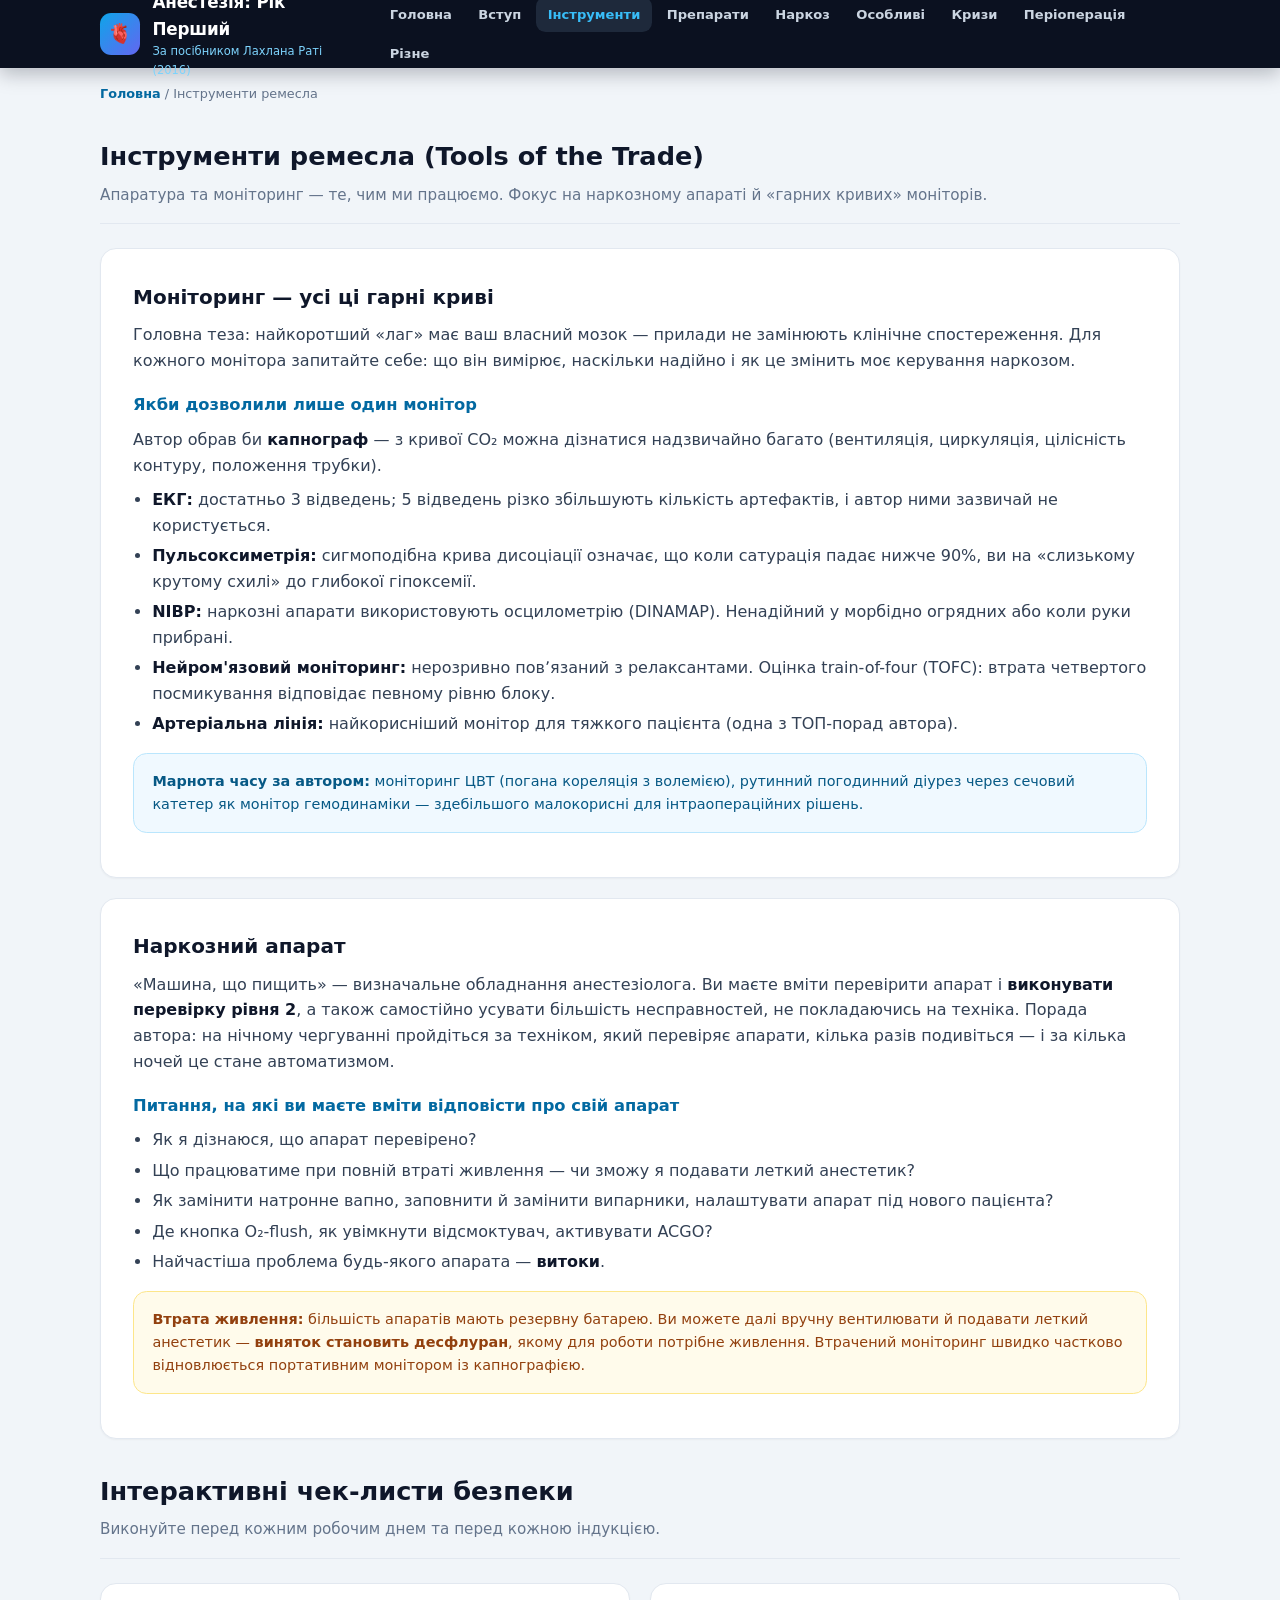
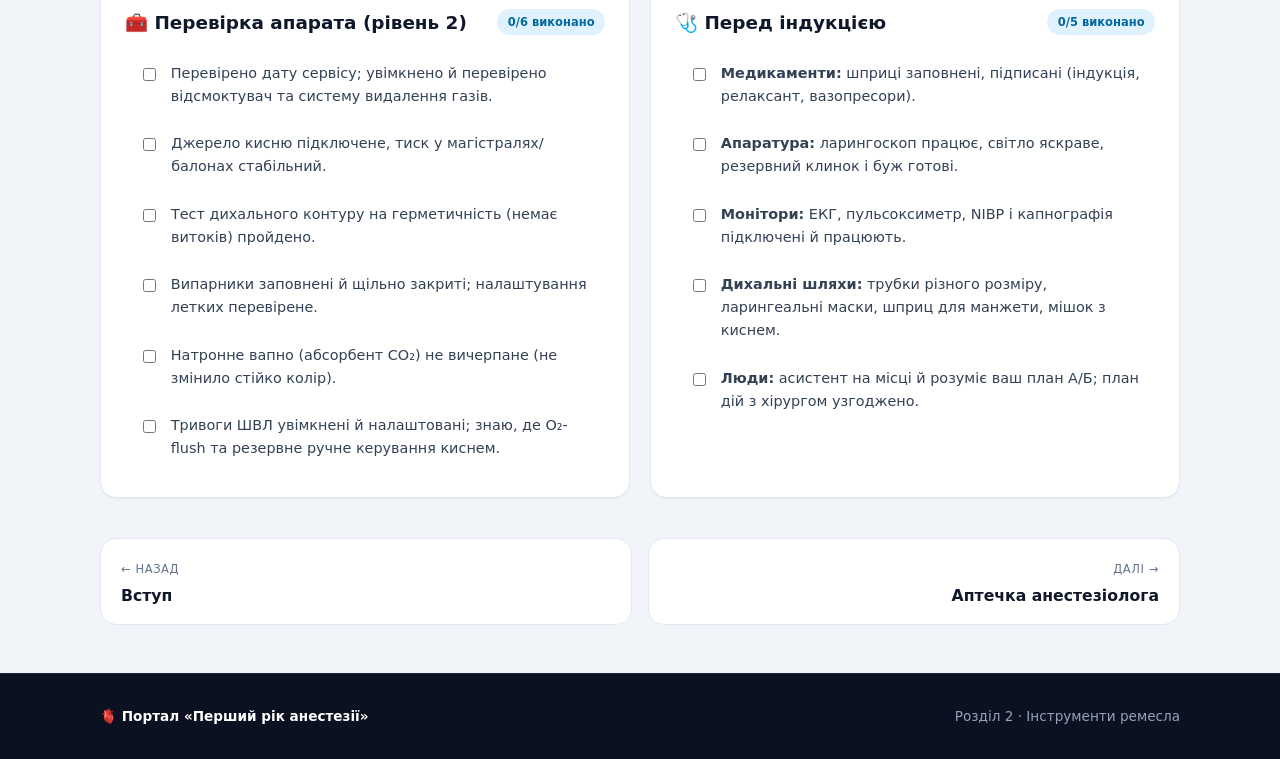
<file: tools/index.html>
<!DOCTYPE html>
<html lang="uk">
<head>
<meta charset="UTF-8">
<meta name="viewport" content="width=device-width, initial-scale=1.0">
<title>Інструменти ремесла · Перший рік анестезії</title>
<link rel="stylesheet" href="../assets/style.css">
</head>
<body>
<header class="site-header">
  <div class="container bar">
    <a class="brand" href="../index.html"><span class="logo">🫀</span>
      <span><h1>Анестезія: Рік Перший</h1><p>За посібником Лахлана Раті (2016)</p></span></a>
    <button class="menu-btn" onclick="toggleMenu()">☰</button>
    <nav class="nav" id="nav">
      <a href="../index.html">Головна</a>
      <a href="../intro/index.html">Вступ</a>
      <a href="../tools/index.html" class="active">Інструменти</a>
      <a href="../drugs/index.html">Препарати</a>
      <a href="../main-event/index.html">Наркоз</a>
      <a href="../special-patients/index.html">Особливі</a>
      <a href="../crises/index.html">Кризи</a>
      <a href="../perioperative/index.html">Періоперація</a>
      <a href="../miscellany/index.html">Різне</a>
    </nav>
  </div>
</header>

<main class="container">
  <div class="crumbs"><a href="../index.html">Головна</a> / Інструменти ремесла</div>
  <div class="section-head">
    <h2>Інструменти ремесла (Tools of the Trade)</h2>
    <p>Апаратура та моніторинг — те, чим ми працюємо. Фокус на наркозному апараті й «гарних кривих» моніторів.</p>
  </div>

  <div class="prose">
    <h3>Моніторинг — усі ці гарні криві</h3>
    <p>Головна теза: найкоротший «лаг» має ваш власний мозок — прилади не замінюють клінічне спостереження. Для кожного монітора запитайте себе: що він вимірює, наскільки надійно і як це змінить моє керування наркозом.</p>
    <h4>Якби дозволили лише один монітор</h4>
    <p>Автор обрав би <strong>капнограф</strong> — з кривої CO₂ можна дізнатися надзвичайно багато (вентиляція, циркуляція, цілісність контуру, положення трубки).</p>
    <ul>
      <li><strong>ЕКГ:</strong> достатньо 3 відведень; 5 відведень різко збільшують кількість артефактів, і автор ними зазвичай не користується.</li>
      <li><strong>Пульсоксиметрія:</strong> сигмоподібна крива дисоціації означає, що коли сатурація падає нижче 90%, ви на «слизькому крутому схилі» до глибокої гіпоксемії.</li>
      <li><strong>NIBP:</strong> наркозні апарати використовують осцилометрію (DINAMAP). Ненадійний у морбідно огрядних або коли руки прибрані.</li>
      <li><strong>Нейром'язовий моніторинг:</strong> нерозривно повʼязаний з релаксантами. Оцінка train-of-four (TOFC): втрата четвертого посмикування відповідає певному рівню блоку.</li>
      <li><strong>Артеріальна лінія:</strong> найкорисніший монітор для тяжкого пацієнта (одна з ТОП-порад автора).</li>
    </ul>
    <div class="callout info"><strong>Марнота часу за автором:</strong> моніторинг ЦВТ (погана кореляція з волемією), рутинний погодинний діурез через сечовий катетер як монітор гемодинаміки — здебільшого малокорисні для інтраопераційних рішень.</div>
  </div>

  <div class="prose">
    <h3>Наркозний апарат</h3>
    <p>«Машина, що пищить» — визначальне обладнання анестезіолога. Ви маєте вміти перевірити апарат і <strong>виконувати перевірку рівня 2</strong>, а також самостійно усувати більшість несправностей, не покладаючись на техніка. Порада автора: на нічному чергуванні пройдіться за техніком, який перевіряє апарати, кілька разів подивіться — і за кілька ночей це стане автоматизмом.</p>
    <h4>Питання, на які ви маєте вміти відповісти про свій апарат</h4>
    <ul>
      <li>Як я дізнаюся, що апарат перевірено?</li>
      <li>Що працюватиме при повній втраті живлення — чи зможу я подавати леткий анестетик?</li>
      <li>Як замінити натронне вапно, заповнити й замінити випарники, налаштувати апарат під нового пацієнта?</li>
      <li>Де кнопка O₂-flush, як увімкнути відсмоктувач, активувати ACGO?</li>
      <li>Найчастіша проблема будь-якого апарата — <strong>витоки</strong>.</li>
    </ul>
    <div class="callout warn"><strong>Втрата живлення:</strong> більшість апаратів мають резервну батарею. Ви можете далі вручну вентилювати й подавати леткий анестетик — <strong>виняток становить десфлуран</strong>, якому для роботи потрібне живлення. Втрачений моніторинг швидко частково відновлюється портативним монітором із капнографією.</div>
  </div>

  <div class="section-head">
    <h2>Інтерактивні чек-листи безпеки</h2>
    <p>Виконуйте перед кожним робочим днем та перед кожною індукцією.</p>
  </div>

  <div class="grid cols-2">
    <div class="card">
      <div style="display:flex;justify-content:space-between;align-items:center;margin-bottom:.8rem">
        <h3 style="margin:0">🧰 Перевірка апарата (рівень 2)</h3>
        <span class="progress-pill" id="chk-machine-pill">0/6 виконано</span>
      </div>
      <div id="chk-machine">
        <label class="check"><input type="checkbox" onchange="updateChecklist('chk-machine')"><span>Перевірено дату сервісу; увімкнено й перевірено відсмоктувач та систему видалення газів.</span></label>
        <label class="check"><input type="checkbox" onchange="updateChecklist('chk-machine')"><span>Джерело кисню підключене, тиск у магістралях/балонах стабільний.</span></label>
        <label class="check"><input type="checkbox" onchange="updateChecklist('chk-machine')"><span>Тест дихального контуру на герметичність (немає витоків) пройдено.</span></label>
        <label class="check"><input type="checkbox" onchange="updateChecklist('chk-machine')"><span>Випарники заповнені й щільно закриті; налаштування летких перевірене.</span></label>
        <label class="check"><input type="checkbox" onchange="updateChecklist('chk-machine')"><span>Натронне вапно (абсорбент CO₂) не вичерпане (не змінило стійко колір).</span></label>
        <label class="check"><input type="checkbox" onchange="updateChecklist('chk-machine')"><span>Тривоги ШВЛ увімкнені й налаштовані; знаю, де O₂-flush та резервне ручне керування киснем.</span></label>
      </div>
    </div>
    <div class="card">
      <div style="display:flex;justify-content:space-between;align-items:center;margin-bottom:.8rem">
        <h3 style="margin:0">🩺 Перед індукцією</h3>
        <span class="progress-pill" id="chk-induct-pill">0/5 виконано</span>
      </div>
      <div id="chk-induct">
        <label class="check"><input type="checkbox" onchange="updateChecklist('chk-induct')"><span><strong>Медикаменти:</strong> шприці заповнені, підписані (індукція, релаксант, вазопресори).</span></label>
        <label class="check"><input type="checkbox" onchange="updateChecklist('chk-induct')"><span><strong>Апаратура:</strong> ларингоскоп працює, світло яскраве, резервний клинок і буж готові.</span></label>
        <label class="check"><input type="checkbox" onchange="updateChecklist('chk-induct')"><span><strong>Монітори:</strong> ЕКГ, пульсоксиметр, NIBP і капнографія підключені й працюють.</span></label>
        <label class="check"><input type="checkbox" onchange="updateChecklist('chk-induct')"><span><strong>Дихальні шляхи:</strong> трубки різного розміру, ларингеальні маски, шприц для манжети, мішок з киснем.</span></label>
        <label class="check"><input type="checkbox" onchange="updateChecklist('chk-induct')"><span><strong>Люди:</strong> асистент на місці й розуміє ваш план А/Б; план дій з хірургом узгоджено.</span></label>
      </div>
    </div>
  </div>

  <div class="pager">
    <a href="../intro/index.html"><small>← Назад</small><strong>Вступ</strong></a>
    <a class="next" href="../drugs/index.html"><small>Далі →</small><strong>Аптечка анестезіолога</strong></a>
  </div>
</main>

<footer class="site-footer"><div class="container row">
  <span class="brand-mini">🫀 Портал «Перший рік анестезії»</span>
  <span>Розділ 2 · Інструменти ремесла</span>
</div></footer>
<script src="../assets/app.js"></script>
</body>
</html>
</file>
<file: assets/style.css>
/* ===== Портал «Перший рік анестезії» — спільні стилі ===== */
:root{
  --bg:#0b1120; --bg-soft:#0f172a; --card:#ffffff; --ink:#0f172a;
  --muted:#64748b; --line:#e2e8f0; --sky:#0284c7; --sky-d:#0369a1;
  --sky-l:#e0f2fe; --amber:#d97706; --amber-l:#fef3c7; --rose:#e11d48;
  --rose-l:#ffe4e6; --emerald:#059669; --emerald-l:#d1fae5;
  --violet:#7c3aed; --violet-l:#ede9fe; --radius:1rem;
}
*{box-sizing:border-box}
html,body{margin:0;padding:0}
body{
  font-family:'Segoe UI',system-ui,-apple-system,Roboto,Helvetica,Arial,sans-serif;
  background:#f1f5f9; color:var(--ink); line-height:1.6;
  -webkit-font-smoothing:antialiased;
}
a{color:inherit;text-decoration:none}
.container{max-width:1120px;margin:0 auto;padding:0 1.25rem}

/* Header */
.site-header{position:sticky;top:0;z-index:50;background:var(--bg);color:#fff;
  box-shadow:0 1px 0 rgba(255,255,255,.06),0 6px 18px rgba(2,6,23,.25)}
.site-header .bar{height:4.25rem;display:flex;align-items:center;justify-content:space-between;gap:1rem}
.brand{display:flex;align-items:center;gap:.75rem;cursor:pointer}
.brand .logo{width:2.6rem;height:2.6rem;border-radius:.7rem;
  background:linear-gradient(135deg,#0ea5e9,#6366f1);display:grid;place-items:center;font-size:1.2rem}
.brand h1{font-size:1.05rem;margin:0;font-weight:800;letter-spacing:-.01em}
.brand p{margin:0;font-size:.72rem;color:#7dd3fc}
.nav{display:flex;gap:.25rem;flex-wrap:wrap}
.nav a{padding:.45rem .7rem;border-radius:.6rem;font-size:.82rem;font-weight:600;
  color:#cbd5e1;transition:.15s}
.nav a:hover{background:#1e293b;color:#7dd3fc}
.nav a.active{background:#1e293b;color:#38bdf8}
.menu-btn{display:none;background:none;border:0;color:#cbd5e1;font-size:1.4rem;cursor:pointer}
@media(max-width:860px){
  .nav{display:none;position:absolute;left:0;right:0;top:4.25rem;flex-direction:column;
    background:var(--bg-soft);border-top:1px solid #1e293b;padding:.5rem 1.25rem 1rem}
  .nav.open{display:flex}
  .nav a{padding:.7rem .8rem}
  .menu-btn{display:block}
}

/* Breadcrumb */
.crumbs{font-size:.8rem;color:var(--muted);padding:1rem 0 0}
.crumbs a{color:var(--sky-d);font-weight:600}
.crumbs a:hover{text-decoration:underline}

/* Hero */
.hero{border-radius:1.4rem;padding:2.5rem;color:#fff;box-shadow:0 20px 40px -20px rgba(2,6,23,.5);
  background:linear-gradient(120deg,var(--sky-d),#4338ca)}
.hero .tag{display:inline-block;background:rgba(255,255,255,.16);color:#e0f2fe;
  font-size:.7rem;font-weight:700;letter-spacing:.08em;text-transform:uppercase;
  padding:.3rem .7rem;border-radius:999px}
.hero h2{font-size:2rem;line-height:1.15;margin:.9rem 0 .6rem;font-weight:800;letter-spacing:-.02em}
.hero p{color:#dbeafe;font-size:1.02rem;max-width:52ch;margin:0}
@media(max-width:640px){.hero{padding:1.6rem}.hero h2{font-size:1.5rem}}

/* Section title */
.section-head{border-bottom:1px solid var(--line);padding-bottom:1rem;margin:2rem 0 1.5rem}
.section-head h2{font-size:1.6rem;margin:0 0 .35rem;font-weight:800;color:var(--ink)}
.section-head p{margin:0;color:var(--muted);font-size:.95rem}

/* Grid + cards */
.grid{display:grid;gap:1.25rem}
.grid.cols-2{grid-template-columns:repeat(2,1fr)}
.grid.cols-3{grid-template-columns:repeat(3,1fr)}
.grid.cols-4{grid-template-columns:repeat(4,1fr)}
@media(max-width:960px){.grid.cols-3,.grid.cols-4{grid-template-columns:repeat(2,1fr)}}
@media(max-width:640px){.grid.cols-2,.grid.cols-3,.grid.cols-4{grid-template-columns:1fr}}

.card{background:var(--card);border:1px solid var(--line);border-radius:var(--radius);
  padding:1.5rem;box-shadow:0 1px 2px rgba(2,6,23,.04);transition:.18s}
.card.link{cursor:pointer}
.card.link:hover{box-shadow:0 12px 28px -14px rgba(2,6,23,.35);transform:translateY(-2px);border-color:#cbd5e1}
.card h3{margin:.25rem 0 .4rem;font-size:1.15rem;font-weight:700}
.card p{margin:0;color:var(--muted);font-size:.9rem}
.icon{width:3rem;height:3rem;border-radius:.85rem;display:grid;place-items:center;font-size:1.3rem;margin-bottom:.9rem}
.icon.sky{background:var(--sky-l);color:var(--sky-d)}
.icon.amber{background:var(--amber-l);color:var(--amber)}
.icon.rose{background:var(--rose-l);color:var(--rose)}
.icon.emerald{background:var(--emerald-l);color:var(--emerald)}
.icon.violet{background:var(--violet-l);color:var(--violet)}

/* Badges */
.badge{display:inline-block;font-size:.7rem;font-weight:700;padding:.25rem .6rem;border-radius:.5rem}
.badge.sky{background:var(--sky-l);color:var(--sky-d)}
.badge.amber{background:var(--amber-l);color:#b45309}
.badge.rose{background:var(--rose-l);color:#be123c}
.badge.emerald{background:var(--emerald-l);color:#047857}
.badge.violet{background:var(--violet-l);color:#6d28d9}
.badge.slate{background:#f1f5f9;color:#475569}

/* Prose content */
.prose{background:var(--card);border:1px solid var(--line);border-radius:var(--radius);
  padding:1.75rem 2rem;box-shadow:0 1px 2px rgba(2,6,23,.04)}
.prose+.prose{margin-top:1.25rem}
.prose h3{margin:.2rem 0 .6rem;font-size:1.25rem;font-weight:700;color:var(--ink)}
.prose h4{margin:1.2rem 0 .4rem;font-size:1.02rem;font-weight:700;color:var(--sky-d)}
.prose p{margin:.55rem 0;color:#334155}
.prose ul{margin:.5rem 0;padding-left:1.2rem}
.prose li{margin:.3rem 0;color:#334155}
.prose strong{color:var(--ink)}
@media(max-width:640px){.prose{padding:1.25rem}}

/* Callout */
.callout{border-radius:.85rem;padding:1rem 1.15rem;font-size:.9rem;margin:1rem 0;border:1px solid}
.callout.safe{background:#f0fdf4;border-color:#bbf7d0;color:#166534}
.callout.warn{background:#fffbeb;border-color:#fde68a;color:#92400e}
.callout.crit{background:#fff1f2;border-color:#fecdd3;color:#9f1239}
.callout.info{background:#f0f9ff;border-color:#bae6fd;color:#075985}
.callout strong{color:inherit}

/* Table */
.tbl-wrap{overflow-x:auto;border:1px solid var(--line);border-radius:.85rem}
table{width:100%;border-collapse:collapse;font-size:.88rem;min-width:520px}
th,td{padding:.65rem .8rem;text-align:left;border-bottom:1px solid var(--line)}
th{background:#f8fafc;font-weight:700;color:#334155}
tbody tr:last-child td{border-bottom:0}
tbody tr:nth-child(even){background:#fafbfc}

/* Checklist */
.check{display:flex;gap:.75rem;align-items:flex-start;padding:.7rem .8rem;border-radius:.7rem;
  border:1px solid transparent;cursor:pointer;transition:.12s}
.check:hover{background:#f8fafc;border-color:var(--line)}
.check input{margin-top:.25rem;width:1.05rem;height:1.05rem;accent-color:var(--sky)}
.check span{font-size:.9rem;color:#334155}
.progress-pill{font-size:.72rem;font-weight:700;padding:.25rem .65rem;border-radius:999px;
  background:var(--sky-l);color:var(--sky-d)}
.progress-pill.done{background:var(--emerald-l);color:#047857}

/* Case simulator */
.case-opt{width:100%;text-align:left;padding:1rem;border:1px solid var(--line);border-radius:.8rem;
  background:#fff;cursor:pointer;display:flex;gap:.75rem;align-items:flex-start;font-size:.9rem;
  color:#334155;transition:.14s;font-family:inherit}
.case-opt:hover{border-color:var(--sky);background:#f0f9ff}
.case-opt .letter{background:#f1f5f9;color:#475569;font-weight:700;padding:.2rem .6rem;border-radius:.5rem;font-size:.8rem}
.feedback{margin-top:1rem;padding:1rem;border-radius:.8rem;font-size:.9rem}
.feedback.ok{background:#f0fdf4;border:1px solid #bbf7d0;color:#166534}
.feedback.no{background:#fff1f2;border:1px solid #fecdd3;color:#9f1239}
.btn{display:inline-block;font-weight:700;padding:.6rem 1.1rem;border-radius:.7rem;font-size:.85rem;
  border:0;cursor:pointer;font-family:inherit;transition:.14s}
.btn.primary{background:var(--sky);color:#fff}
.btn.primary:hover{background:var(--sky-d)}
.btn.green{background:var(--emerald);color:#fff}
.btn.green:hover{background:#047857}
.btn.ghost{background:#fff;border:1px solid var(--line);color:#334155}
.btn.ghost:hover{border-color:var(--sky);color:var(--sky-d)}

/* Search */
.search{position:relative;max-width:20rem}
.search input{width:100%;padding:.6rem .9rem .6rem 2.3rem;border:1px solid var(--line);
  border-radius:.7rem;font-size:.88rem;font-family:inherit}
.search input:focus{outline:2px solid var(--sky);border-color:var(--sky)}
.search .ic{position:absolute;left:.8rem;top:.65rem;color:var(--muted)}

/* Next/prev nav */
.pager{display:flex;justify-content:space-between;gap:1rem;margin:2.5rem 0 1rem;flex-wrap:wrap}
.pager a{flex:1;min-width:220px;background:#fff;border:1px solid var(--line);border-radius:var(--radius);
  padding:1rem 1.25rem;transition:.16s}
.pager a:hover{border-color:var(--sky);box-shadow:0 8px 20px -12px rgba(2,6,23,.3)}
.pager small{color:var(--muted);font-size:.72rem;text-transform:uppercase;letter-spacing:.05em}
.pager strong{display:block;font-size:.98rem;color:var(--ink);margin-top:.15rem}
.pager a.next{text-align:right}

/* Footer */
.site-footer{background:var(--bg);color:#94a3b8;margin-top:3rem;padding:2rem 0;font-size:.85rem;
  border-top:1px solid #1e293b}
.site-footer .row{display:flex;justify-content:space-between;gap:1rem;flex-wrap:wrap;align-items:center}
.site-footer .brand-mini{color:#fff;font-weight:600;display:flex;gap:.5rem;align-items:center}

.quote{font-style:italic;color:#475569;border-left:3px solid var(--sky);padding-left:1rem}
.mono{font-variant-numeric:tabular-nums}
</file>
